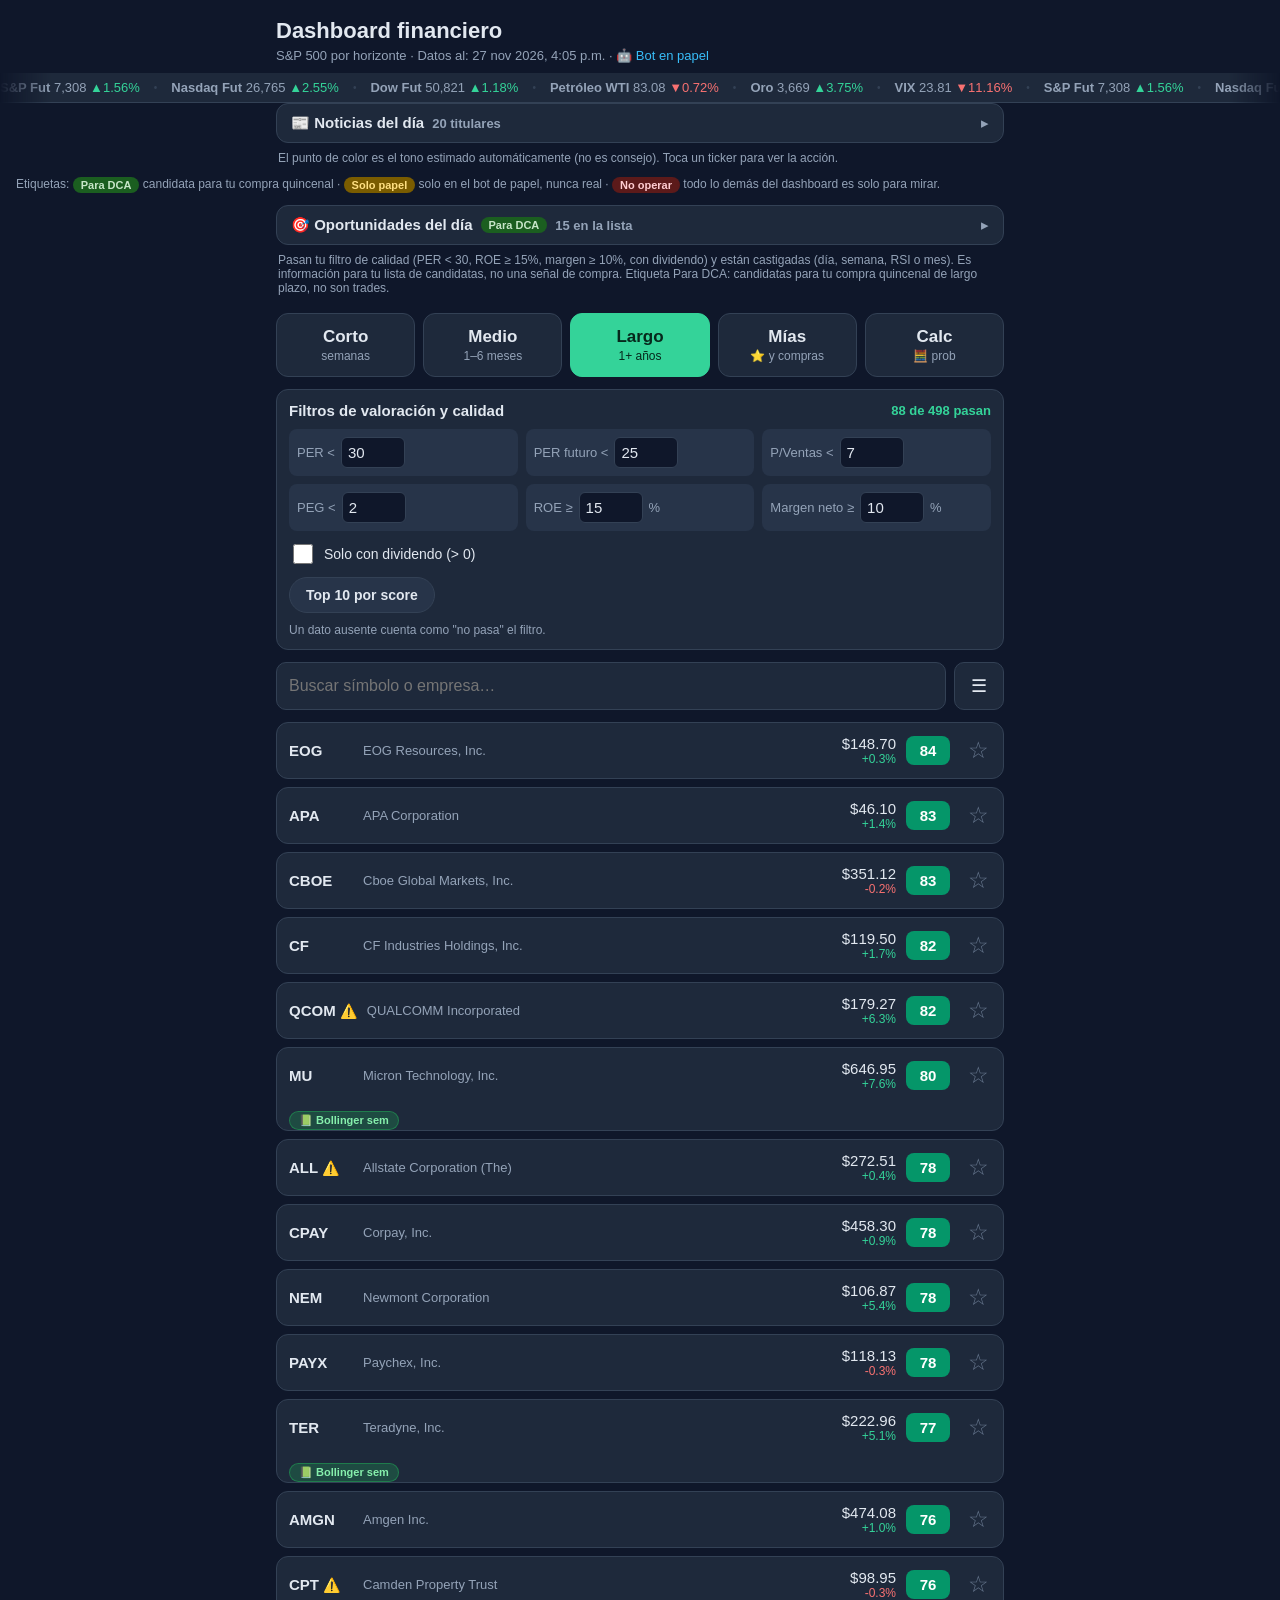
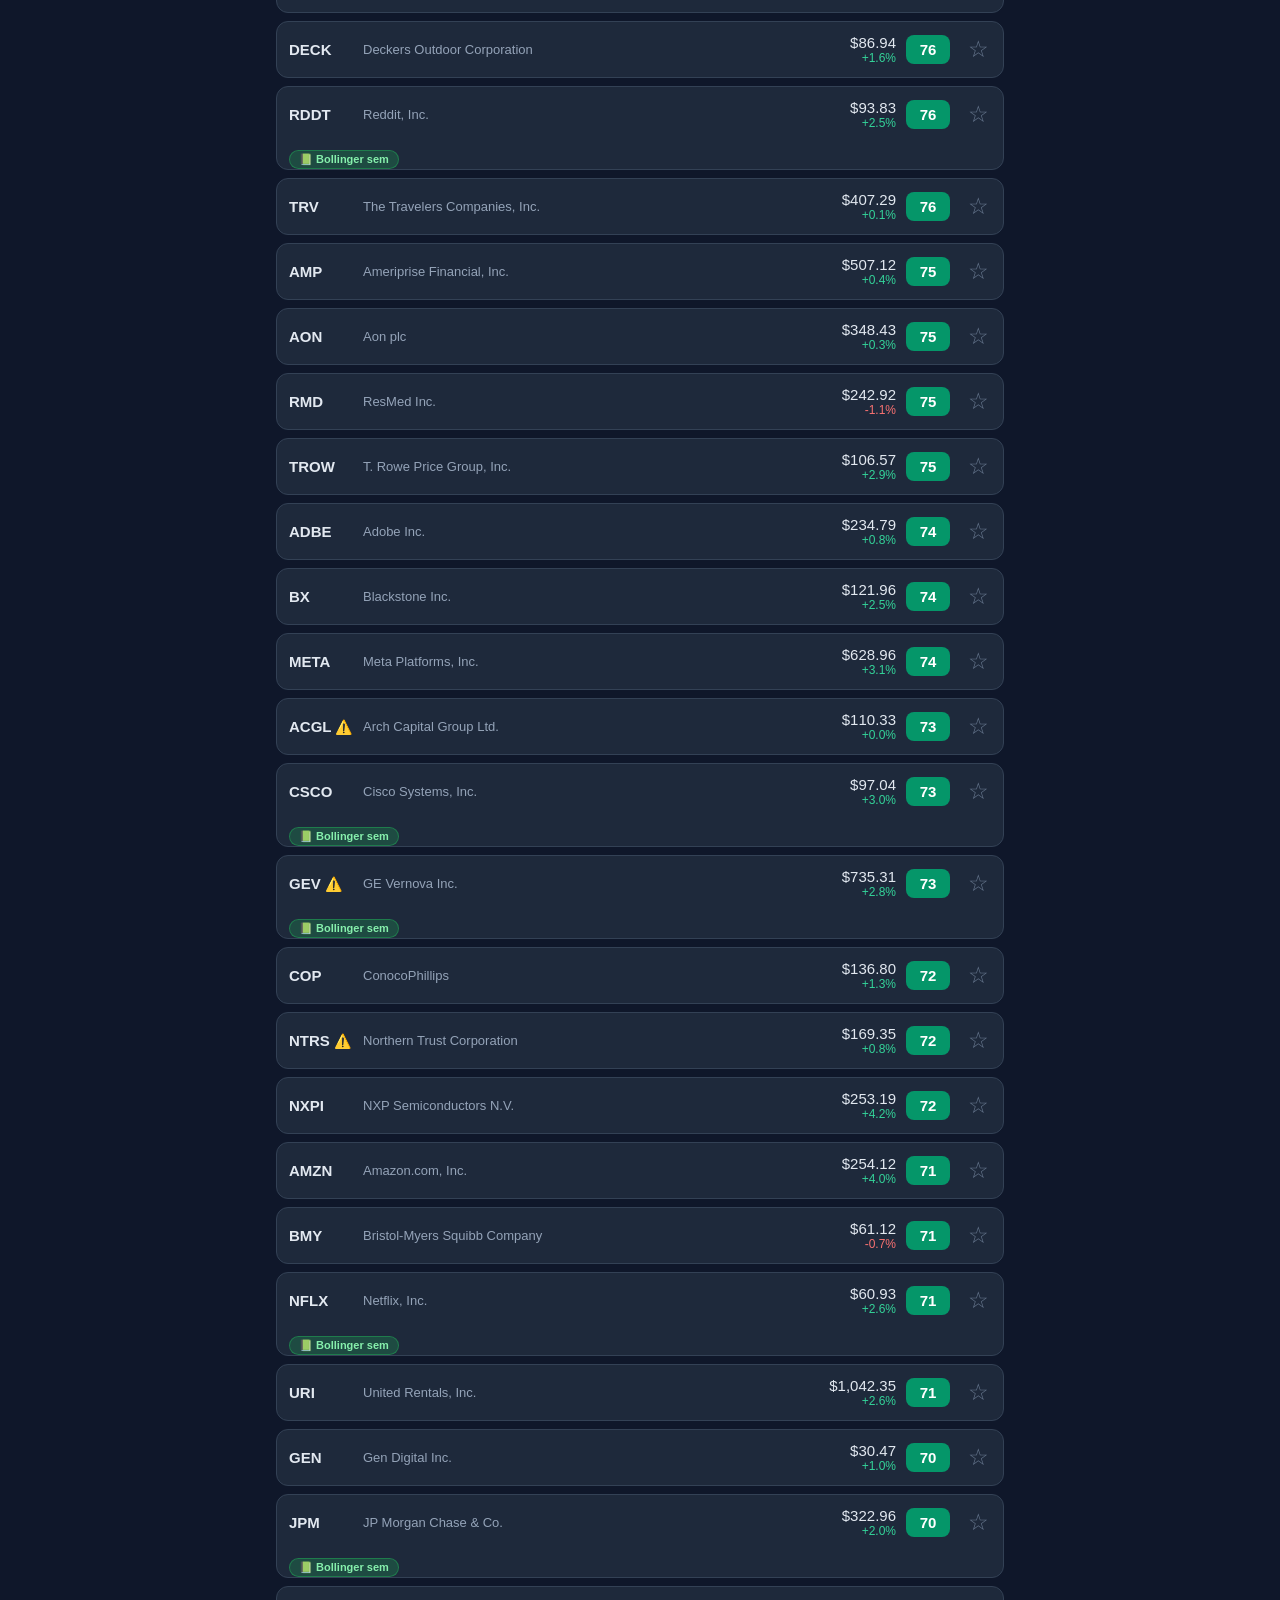
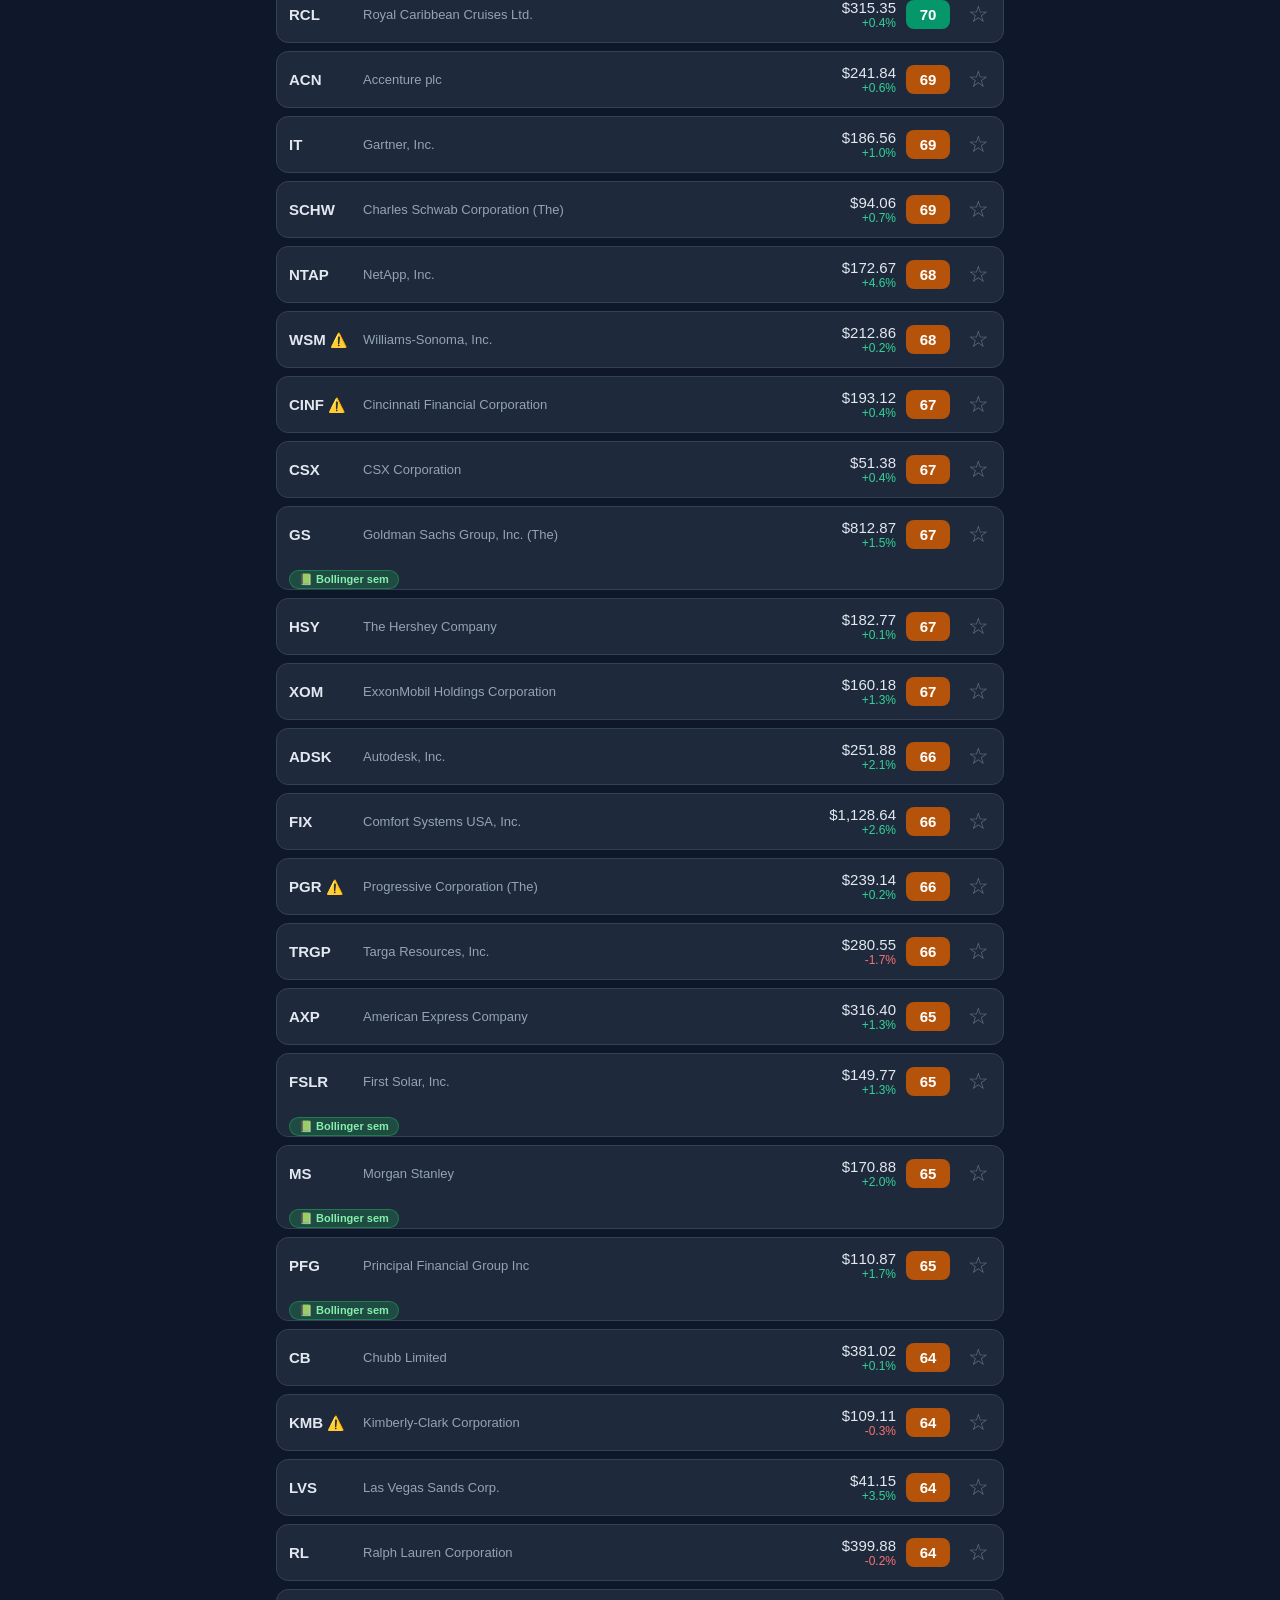
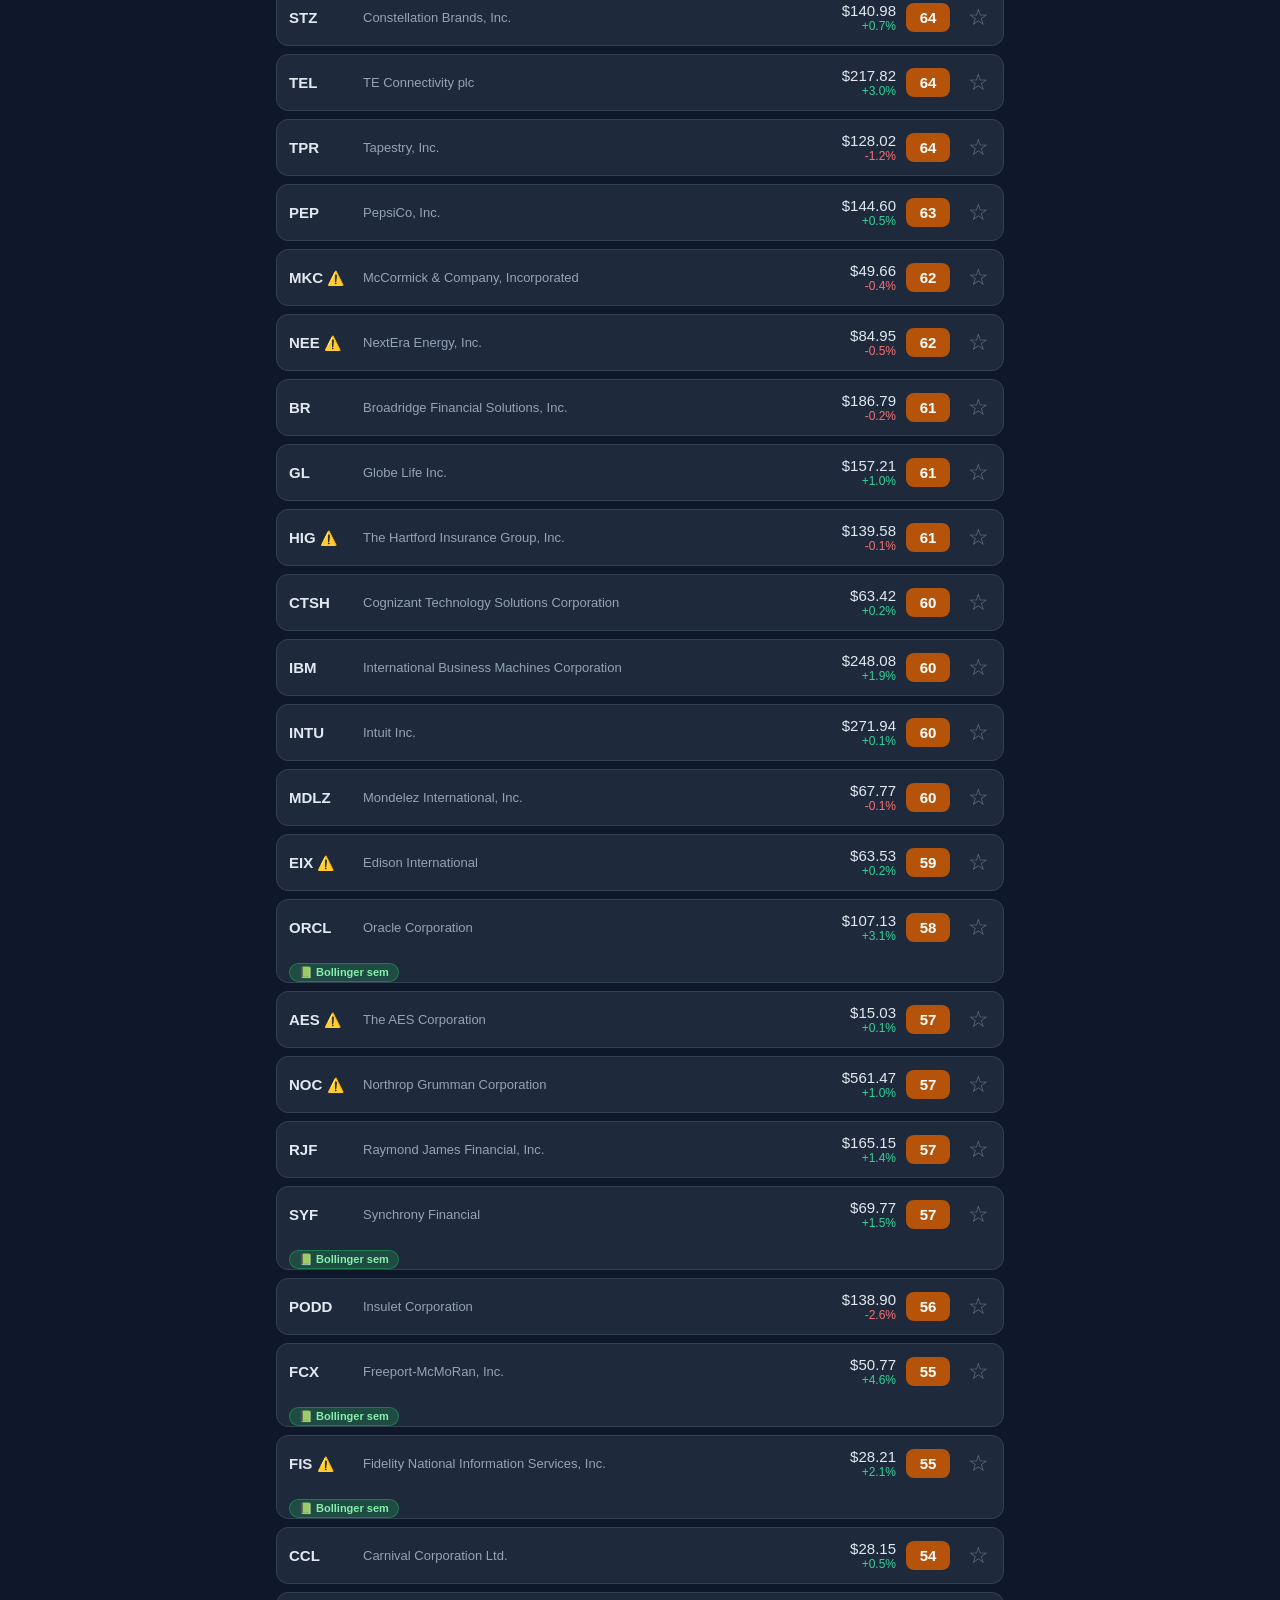
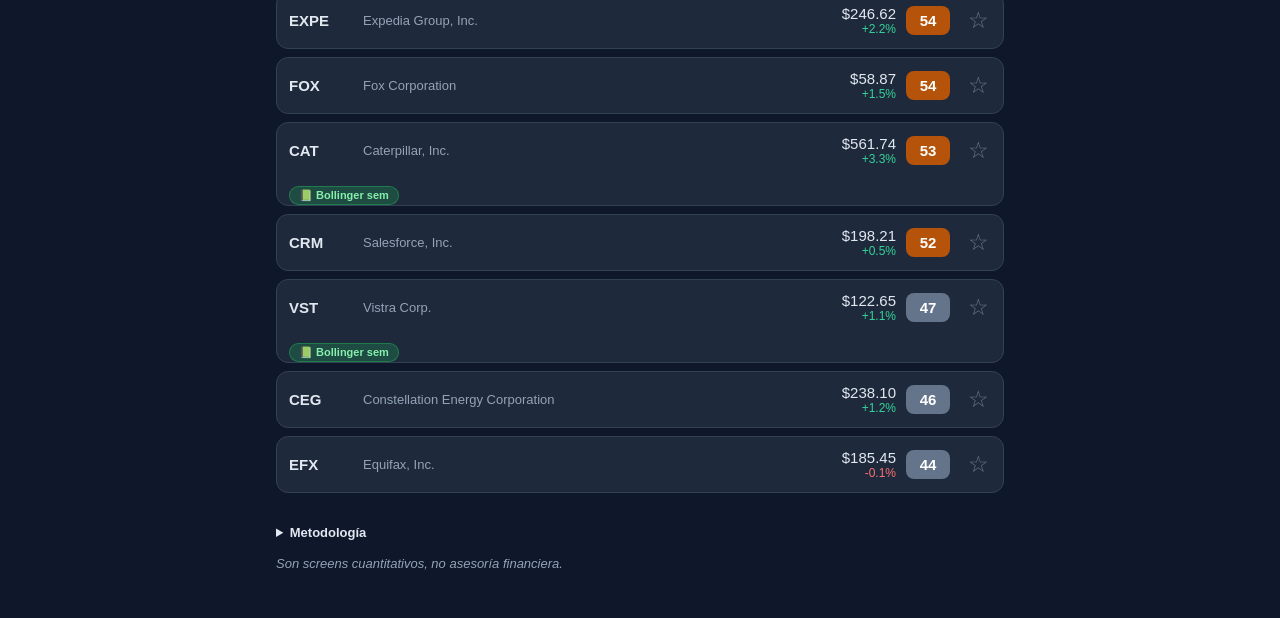
<file: index.html>
<!DOCTYPE html>
<html lang="es">
<head>
<meta charset="utf-8">
<meta name="viewport" content="width=device-width, initial-scale=1, viewport-fit=cover">
<title>Dashboard</title>
<meta name="description" content="Ranking cuantitativo del S&P 500 por horizonte: corto, medio y largo plazo, más favoritas y compras.">
<meta name="theme-color" content="#0f172a">
<meta name="mobile-web-app-capable" content="yes">
<meta name="apple-mobile-web-app-capable" content="yes">
<meta name="apple-mobile-web-app-status-bar-style" content="black-translucent">
<meta name="apple-mobile-web-app-title" content="Dashboard">
<link rel="apple-touch-icon" href="data:image/svg+xml,%3Csvg xmlns='http://www.w3.org/2000/svg' viewBox='0 0 64 64'%3E%3Crect width='64' height='64' rx='14' fill='%230f172a'/%3E%3Cpath d='M10 44 L24 30 L34 38 L54 18' stroke='%2334d399' stroke-width='5' fill='none' stroke-linecap='round' stroke-linejoin='round'/%3E%3C/svg%3E">
<link rel="icon" href="data:image/svg+xml,%3Csvg xmlns='http://www.w3.org/2000/svg' viewBox='0 0 64 64'%3E%3Crect width='64' height='64' rx='14' fill='%230f172a'/%3E%3Cpath d='M10 44 L24 30 L34 38 L54 18' stroke='%2334d399' stroke-width='5' fill='none' stroke-linecap='round' stroke-linejoin='round'/%3E%3C/svg%3E">
<link rel="stylesheet" href="styles.css?v=30">
</head>
<body>
<header class="app-header">
  <h1>Dashboard financiero</h1>
  <p class="sub">S&amp;P 500 por horizonte &middot; <span id="refreshed">Datos al: —</span> &middot; <a href="bot.html" style="color:#38bdf8;text-decoration:none">🤖 Bot en papel</a></p>
</header>

<div class="tape" aria-label="Mercado en resumen"><div class="tape-track" id="tapeTrack"></div></div>

<section id="newsSec" class="news" aria-label="Noticias del día" hidden>
  <button class="news-head" id="newsToggle" aria-expanded="false">
    <strong>📰 Noticias del día</strong><span id="newsCount" class="count"></span><span class="chev">▸</span>
  </button>
  <div id="newsList" hidden></div>
  <p class="news-note">El punto de color es el tono estimado automáticamente (no es consejo). Toca un ticker para ver la acción.</p>
</section>

<p class="tag-legend">Etiquetas: <span class="tag tag-dca">Para DCA</span> candidata para tu compra quincenal · <span class="tag tag-papel">Solo papel</span> solo en el bot de papel, nunca real · <span class="tag tag-noop">No operar</span> todo lo demás del dashboard es solo para mirar.</p>
<section id="oppSec" class="news" aria-label="Oportunidades del día" hidden>
  <button class="news-head" id="oppToggle" aria-expanded="false">
    <strong>🎯 Oportunidades del día</strong><span class="tag tag-dca">Para DCA</span><span id="oppCount" class="count"></span><span class="chev">▸</span>
  </button>
  <div id="oppList" hidden></div>
  <p class="news-note">Pasan tu filtro de calidad (PER &lt; 30, ROE ≥ 15%, margen ≥ 10%, con dividendo) y están castigadas (día, semana, RSI o mes). Es información para tu lista de candidatas, no una señal de compra. Etiqueta Para DCA: candidatas para tu compra quincenal de largo plazo, no son trades.</p>
</section>

<section id="oppOptSec" class="news" aria-label="Oportunidades en opciones" hidden>
  <button class="news-head" id="oppOptToggle" aria-expanded="false">
    <strong>🎯 Oportunidades en opciones</strong><span class="tag tag-papel">Solo papel</span><span id="oppOptCount" class="count"></span><span class="chev">▸</span>
  </button>
  <div id="oppOptList" hidden></div>
  <p class="news-note">Setups swing en TODOS los sentidos que cumplen TODAS tus reglas de contrato: contexto (alcista: calidad + sobre EMA200, en retroceso o rompiendo; bajista: bajo EMA200, rebote agotado o rompiendo mínimos), IV no cara contra su historia, pata larga delta 0.60–0.80, ~150 días al vencimiento; con nivel target definido arma spread vendiendo en el target y sin nivel va sola; débito ≤ 50% del ancho y breakeven antes del target. Precios de cadena con ~15 min de retraso (CBOE). Es un setup candidato, no una orden. Etiqueta Solo papel: estos setups solo se operan en el bot de papel, nunca con dinero real. En real, las opciones son solo SPY y te llegan por la alerta de la mañana. Ancho máximo 10% del precio (spreads angostos).</p>
</section>

<nav class="tabs" role="tablist" aria-label="Horizonte">
  <button class="tab" data-tab="short" role="tab">Corto<span>semanas</span></button>
  <button class="tab" data-tab="medium" role="tab">Medio<span>1–6 meses</span></button>
  <button class="tab active" data-tab="long" role="tab" aria-selected="true">Largo<span>1+ años</span></button>
  <button class="tab" data-tab="mine" role="tab">Mías<span>⭐ y compras</span></button>
  <button class="tab" data-tab="calc" role="tab">Calc<span>🧮 prob</span></button>
</nav>

<section id="filterPanel" class="filters" aria-label="Filtros de largo plazo">
  <div class="filters-head">
    <strong>Filtros de valoración y calidad</strong>
    <span id="passCount" class="count">—</span>
  </div>
  <div class="filters-grid">
    <label>PER &lt; <input type="number" id="f_maxPE" value="30" step="1" min="1"></label>
    <label>PER futuro &lt; <input type="number" id="f_maxFwdPE" value="25" step="1" min="1"></label>
    <label>P/Ventas &lt; <input type="number" id="f_maxPS" value="7" step="0.5" min="0.5"></label>
    <label>PEG &lt; <input type="number" id="f_maxPEG" value="2" step="0.1" min="0.1"></label>
    <label>ROE ≥ <input type="number" id="f_minROE" value="15" step="1"> %</label>
    <label>Margen neto ≥ <input type="number" id="f_minMargin" value="10" step="1"> %</label>
  </div>
  <label class="div-toggle"><input type="checkbox" id="f_divOnly"> Solo con dividendo (&gt; 0)</label>
  <div class="chip-row"><button id="top10Chip" class="chip" aria-pressed="false">Top 10 por score</button></div>
  <p class="filters-note">Un dato ausente cuenta como "no pasa" el filtro.</p>
</section>

<div class="toolbarwrap">
<div class="toolbar">
  <input id="search" type="search" placeholder="Buscar símbolo o empresa…" autocomplete="off" aria-label="Buscar">
  <button id="menuBtn" class="menubtn" aria-expanded="false" aria-controls="menuDrop" aria-label="Opciones">☰</button>
</div>
<div id="menuDrop" class="menudrop" hidden>
  <label>Sector
    <select id="sector" aria-label="Sector"><option value="all">Todos los sectores</option></select>
  </label>
  <label>Señal del día
    <select id="sigfilter" aria-label="Filtrar por señal">
      <option value="all">Todas las señales</option>
      <option value="boll">🟢 Bollinger</option>
      <option value="bollw">📗 Bollinger semanal</option>
      <option value="rp">🔵 REBOTE piso</option>
      <option value="rt">🔴 REBOTE techo</option>
    </select>
  </label>
</div>
</div>

<main id="list" aria-live="polite"></main>

<footer>
  <details>
    <summary>Metodología</summary>
    <p>Corto plazo: señales técnicas de semanas (RSI/EMA200). Medio plazo: momentum de 1 a 6 meses. Largo plazo: calidad fundamental (ROE, margen neto, PER) + valoración (PER futuro, Precio/Ventas, PEG) + tendencia. Los puntajes van de 0 a 100 por horizonte; la cobertura indica qué porcentaje de los datos estaba disponible para cada acción. Probabilidades: P estadística de tocar el objetivo en 30 días (volatilidad histórica de 60 días) y P de mercado (misma cuenta con volatilidad implícita del call ATM a ~30 días). Trampa de valor ⚠️: PER futuro &gt; PER (el consenso espera que los beneficios caigan) o PEG negativo. Fuente: TradingView Stock Screener.</p>
  </details>
  <p class="disclaimer">Son screens cuantitativos, no asesoría financiera.</p>
</footer>

<script src="app.js?v=31"></script>
</body>
</html>
</file>
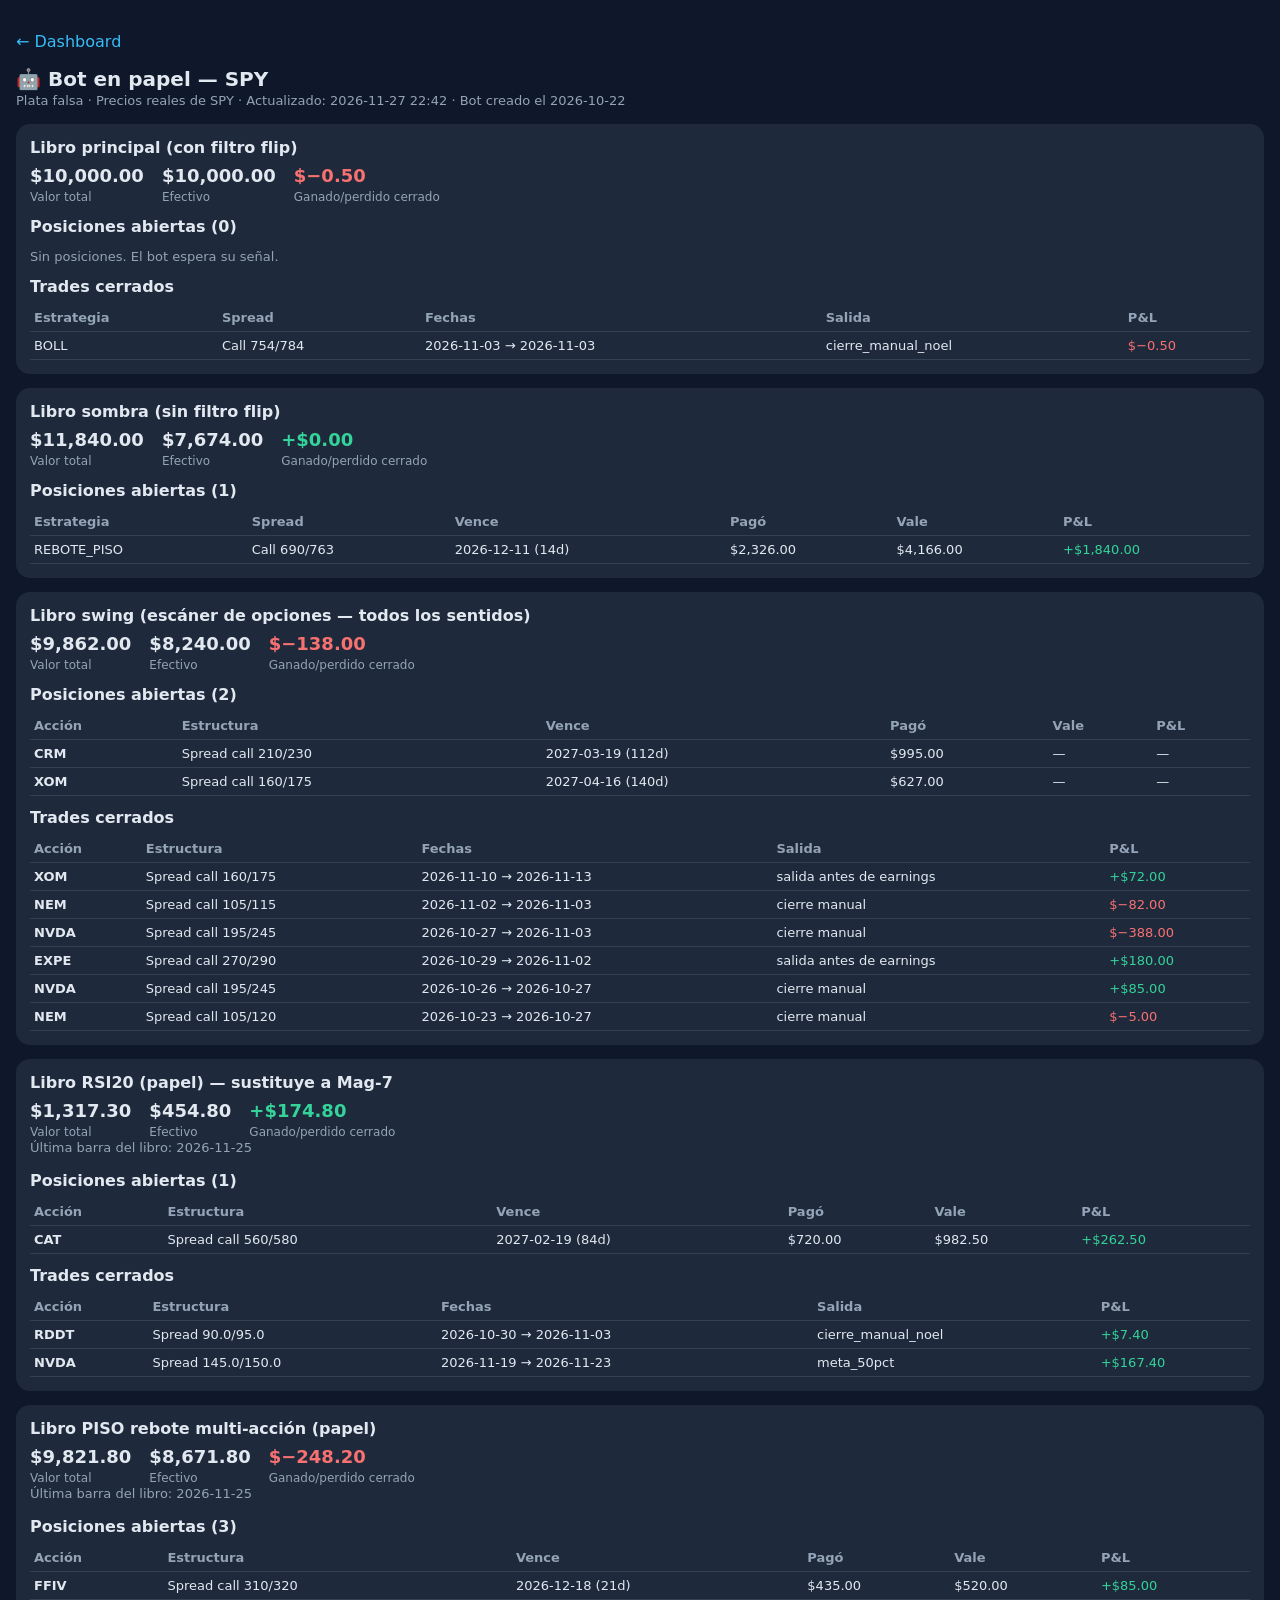
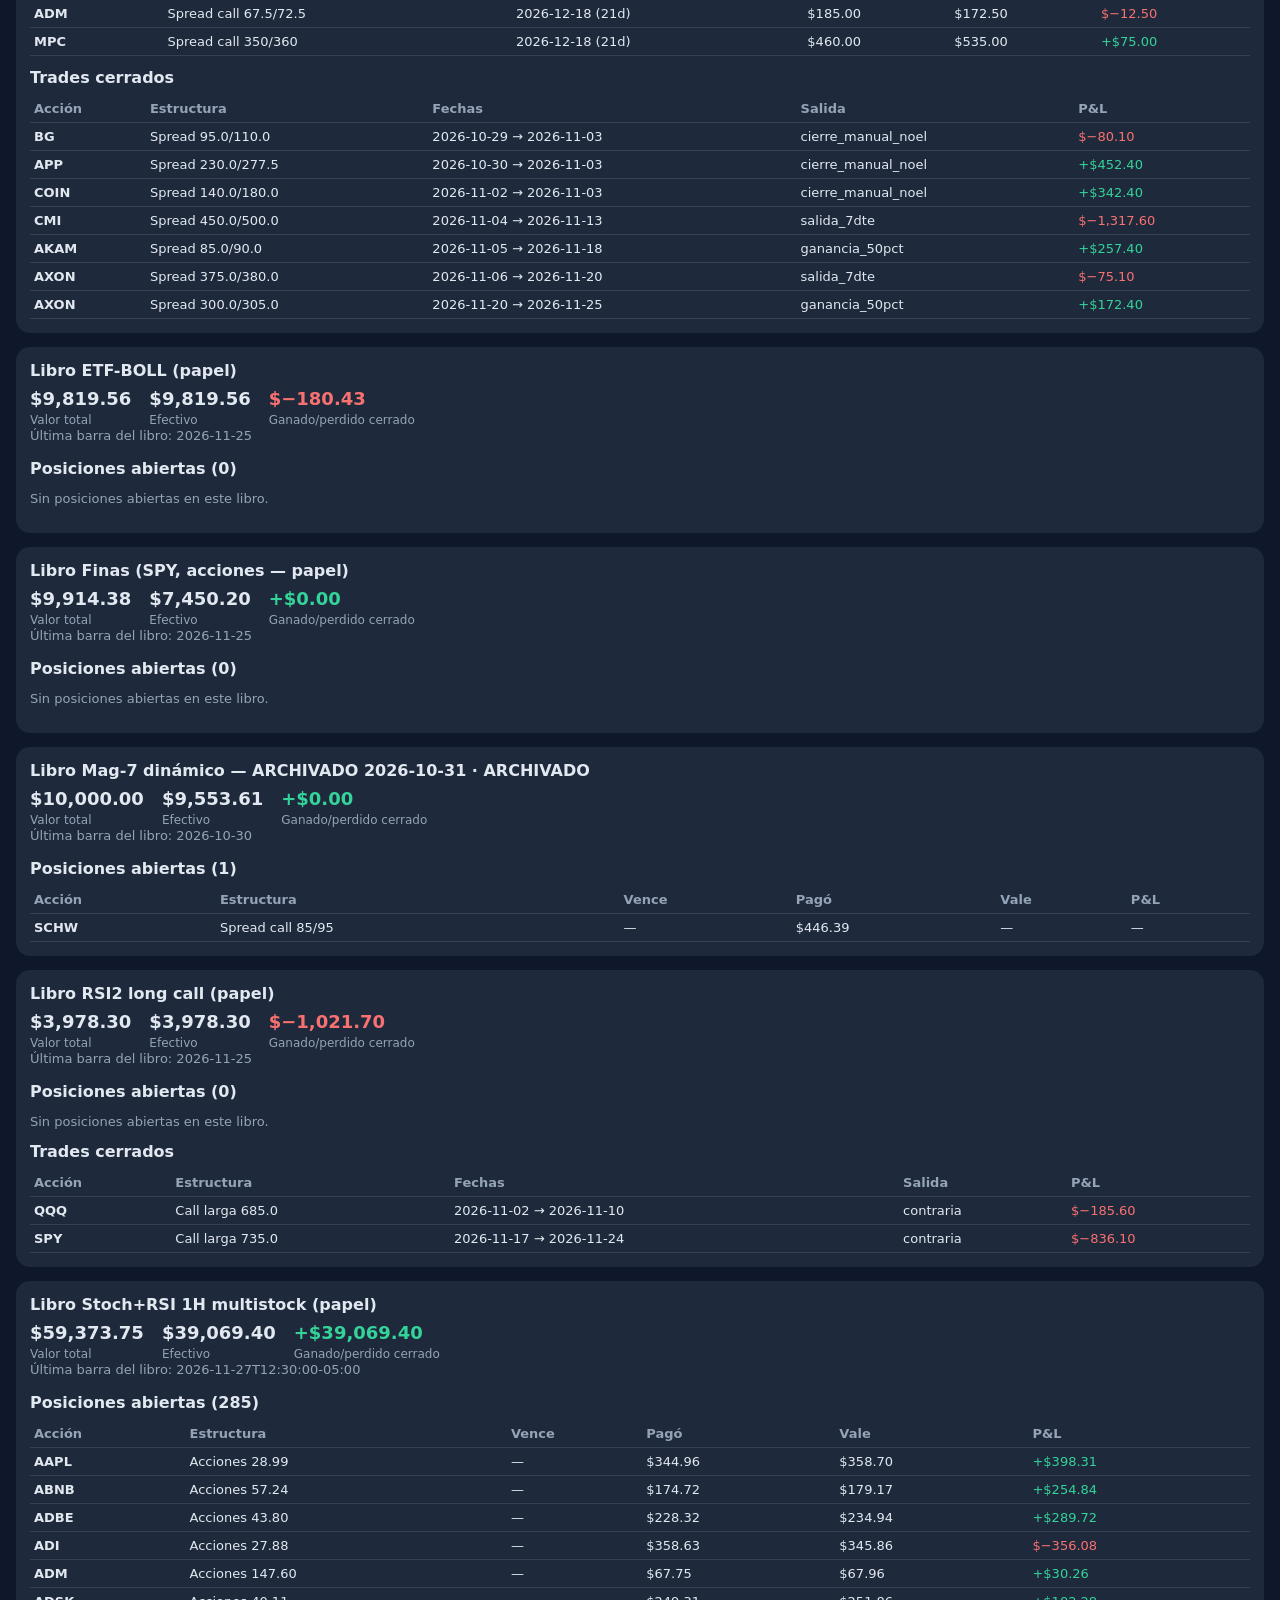
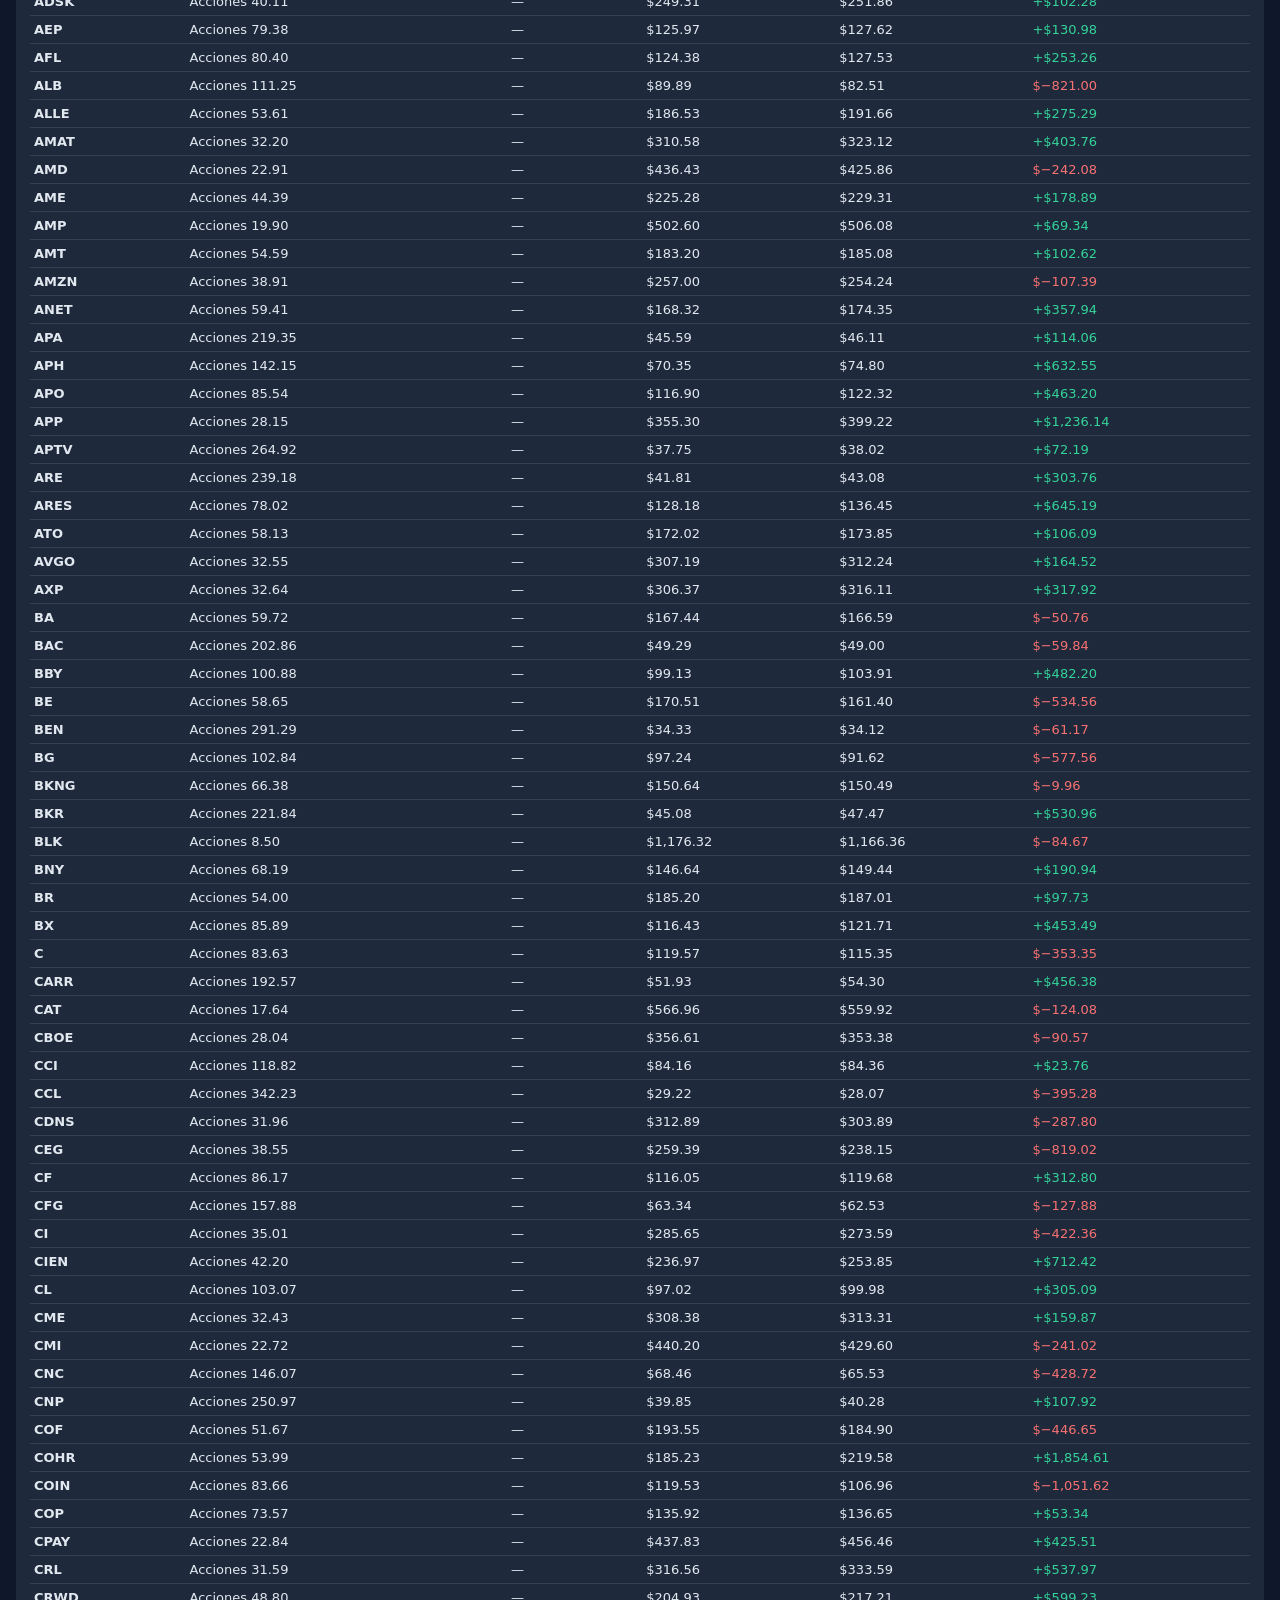
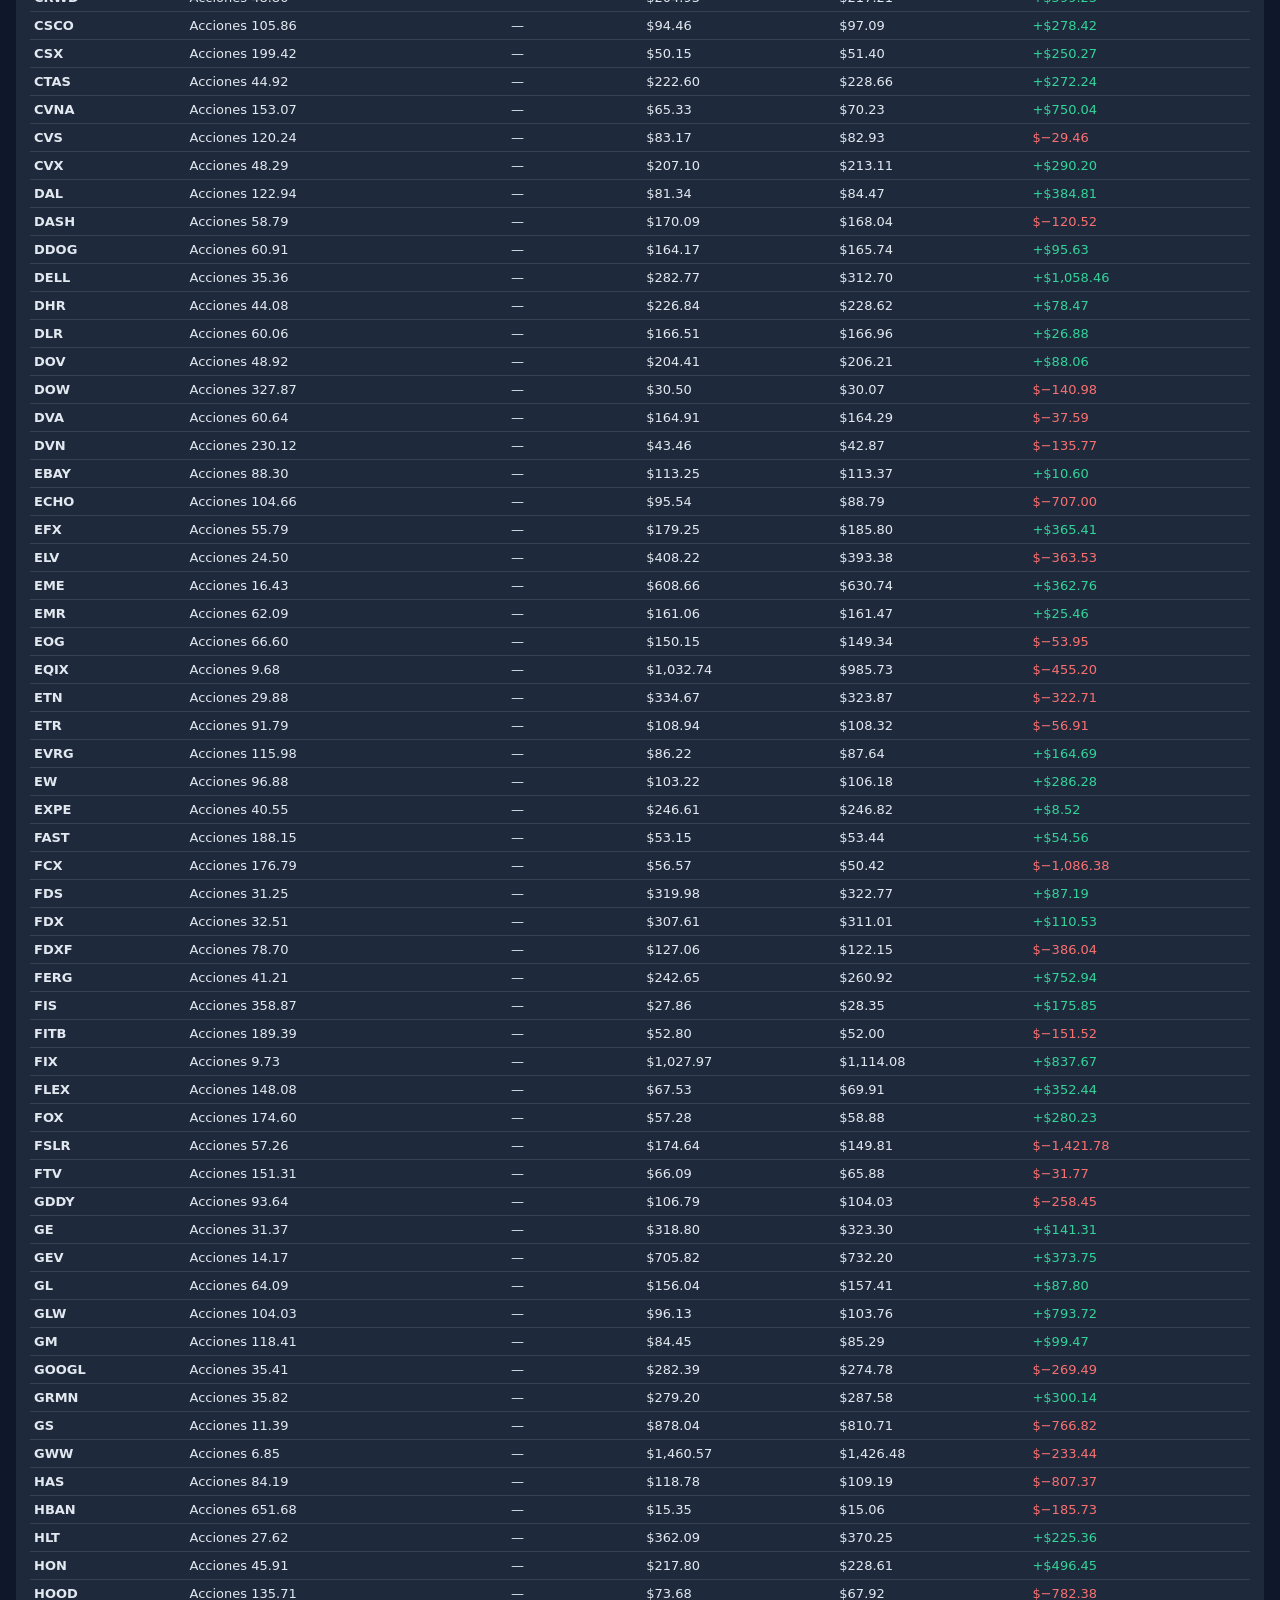
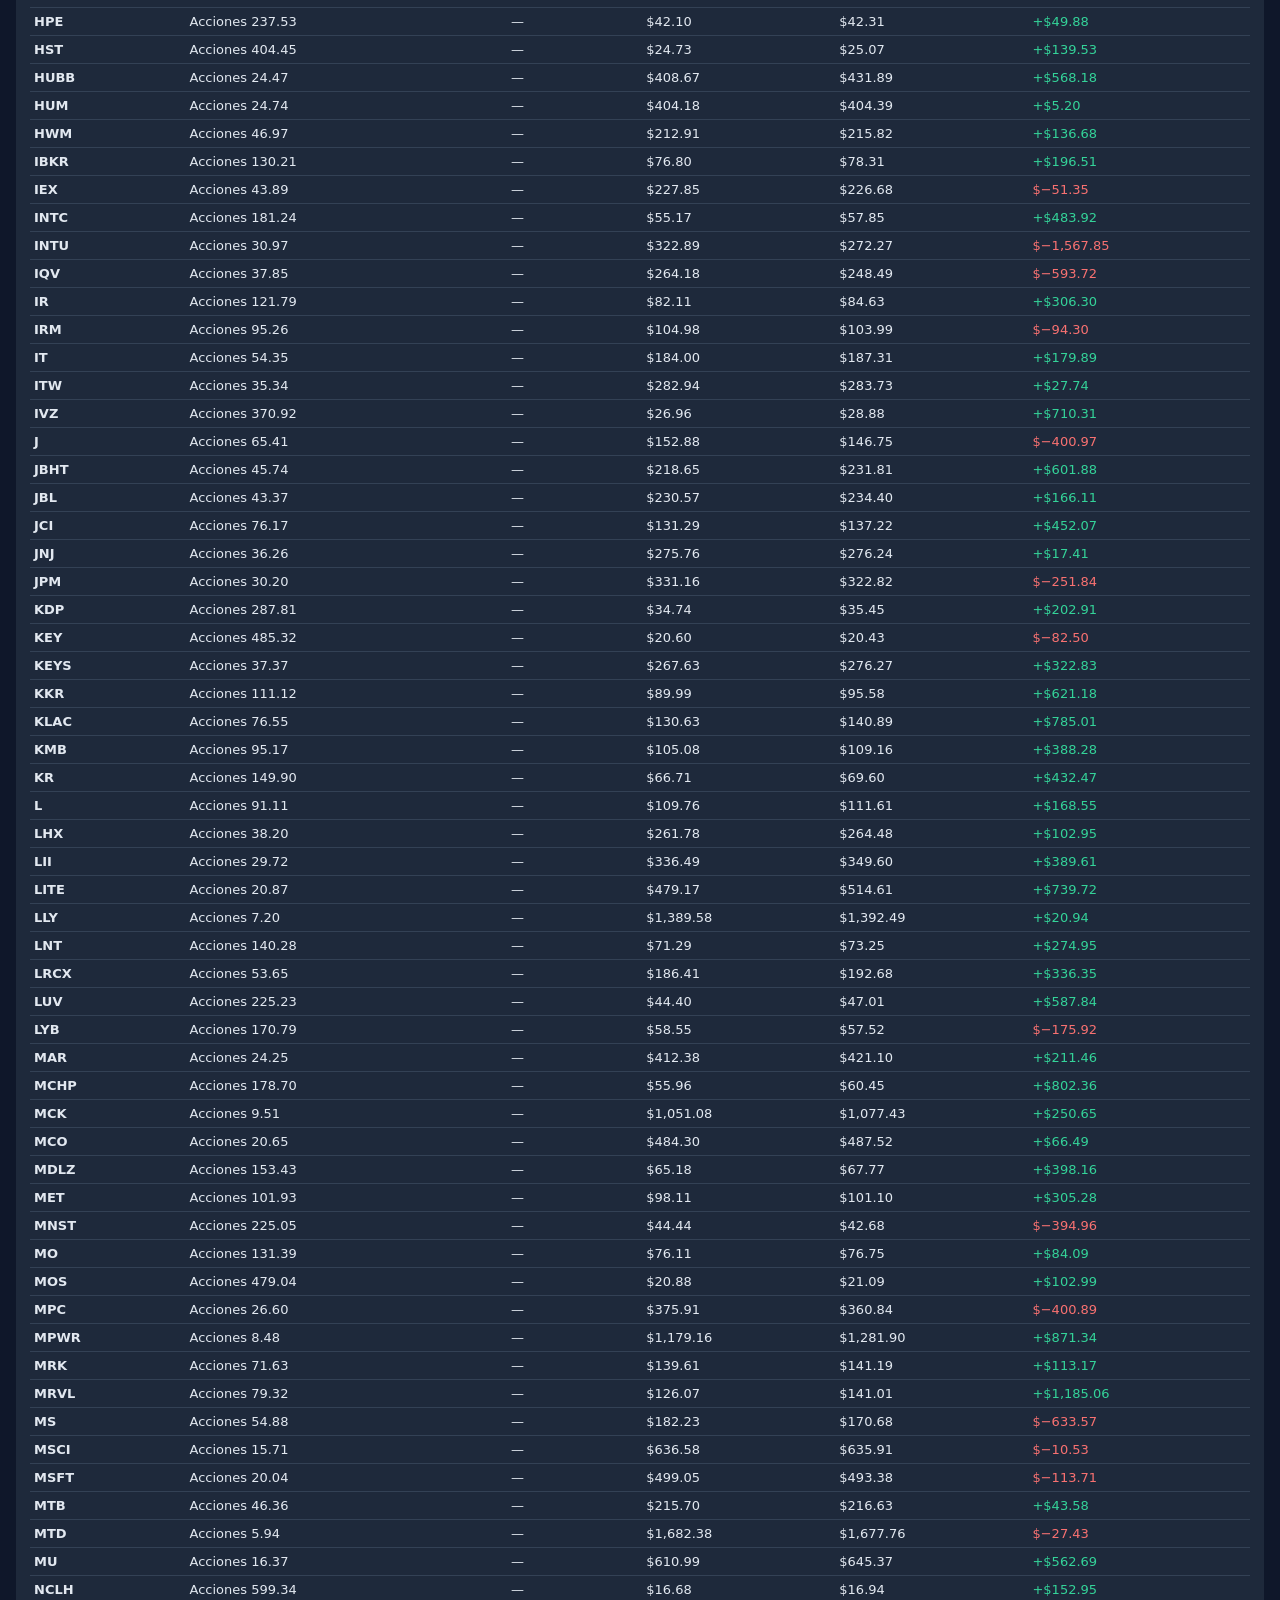
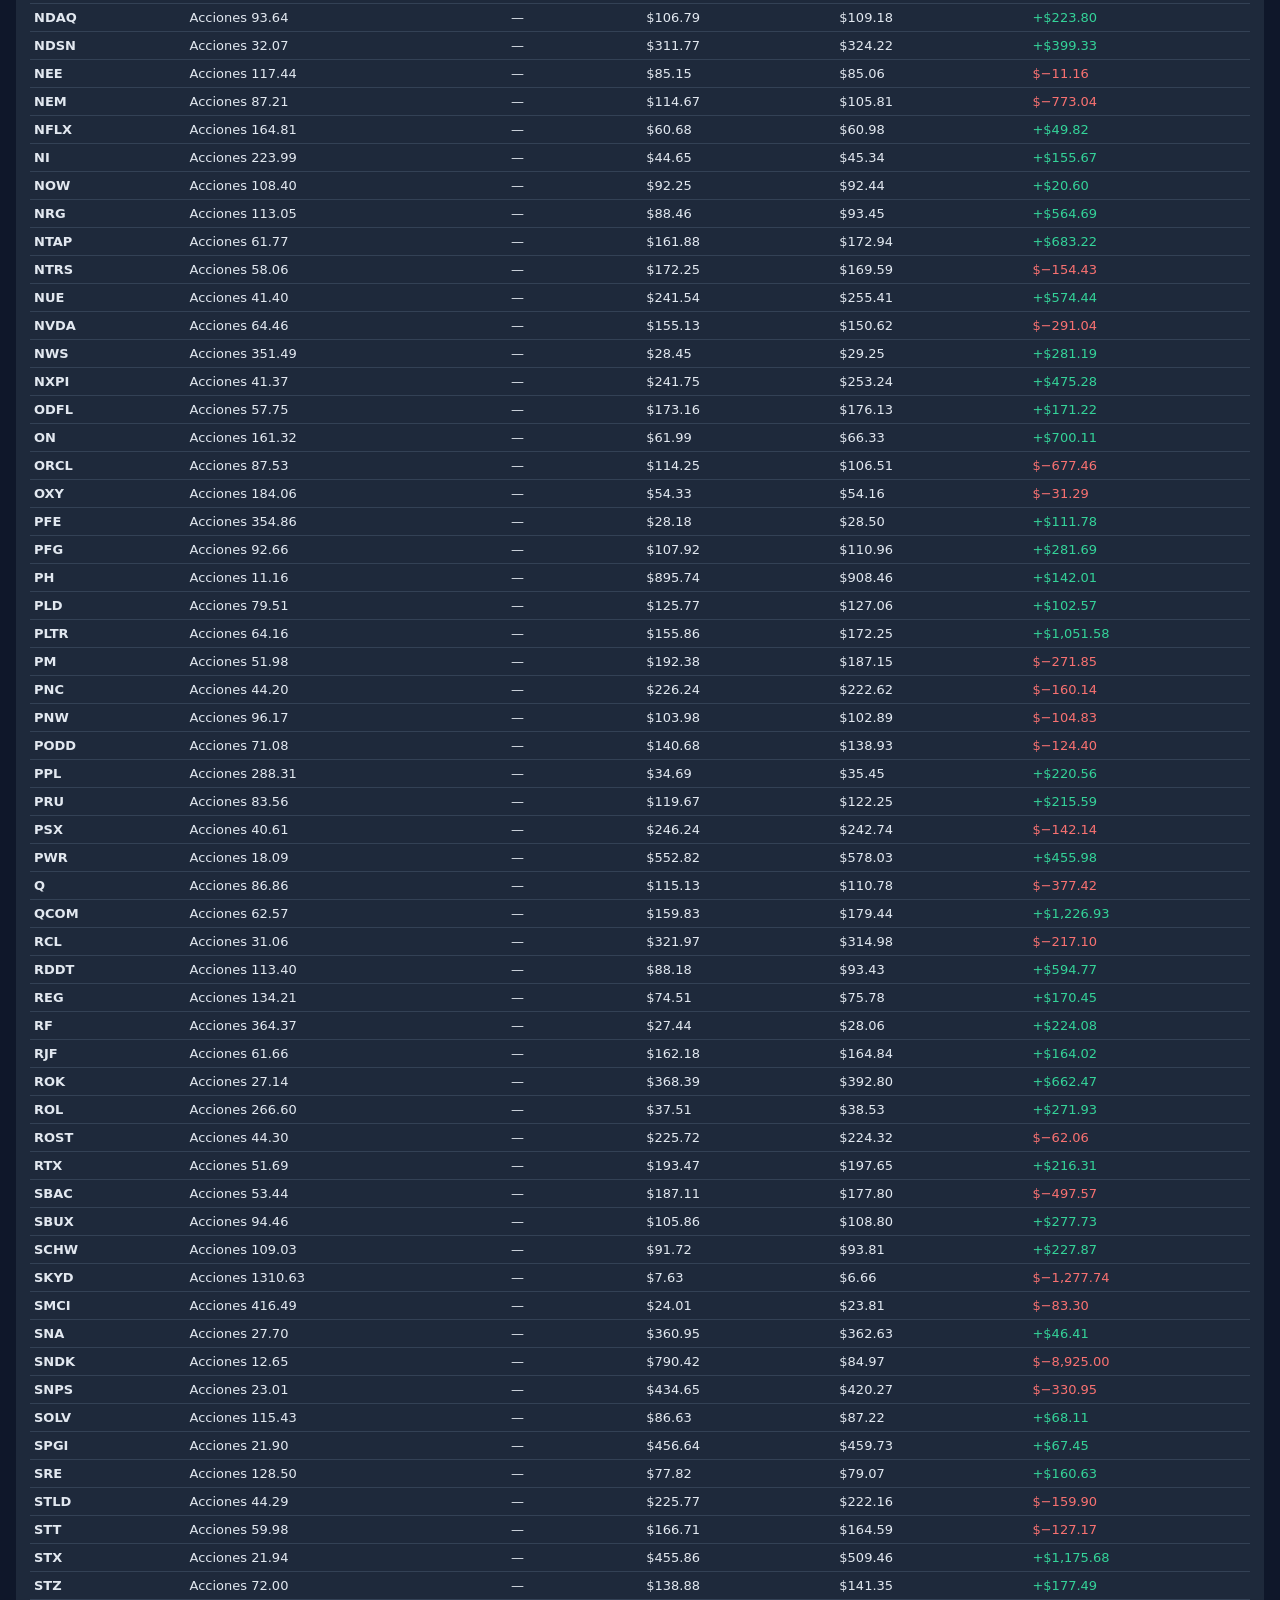
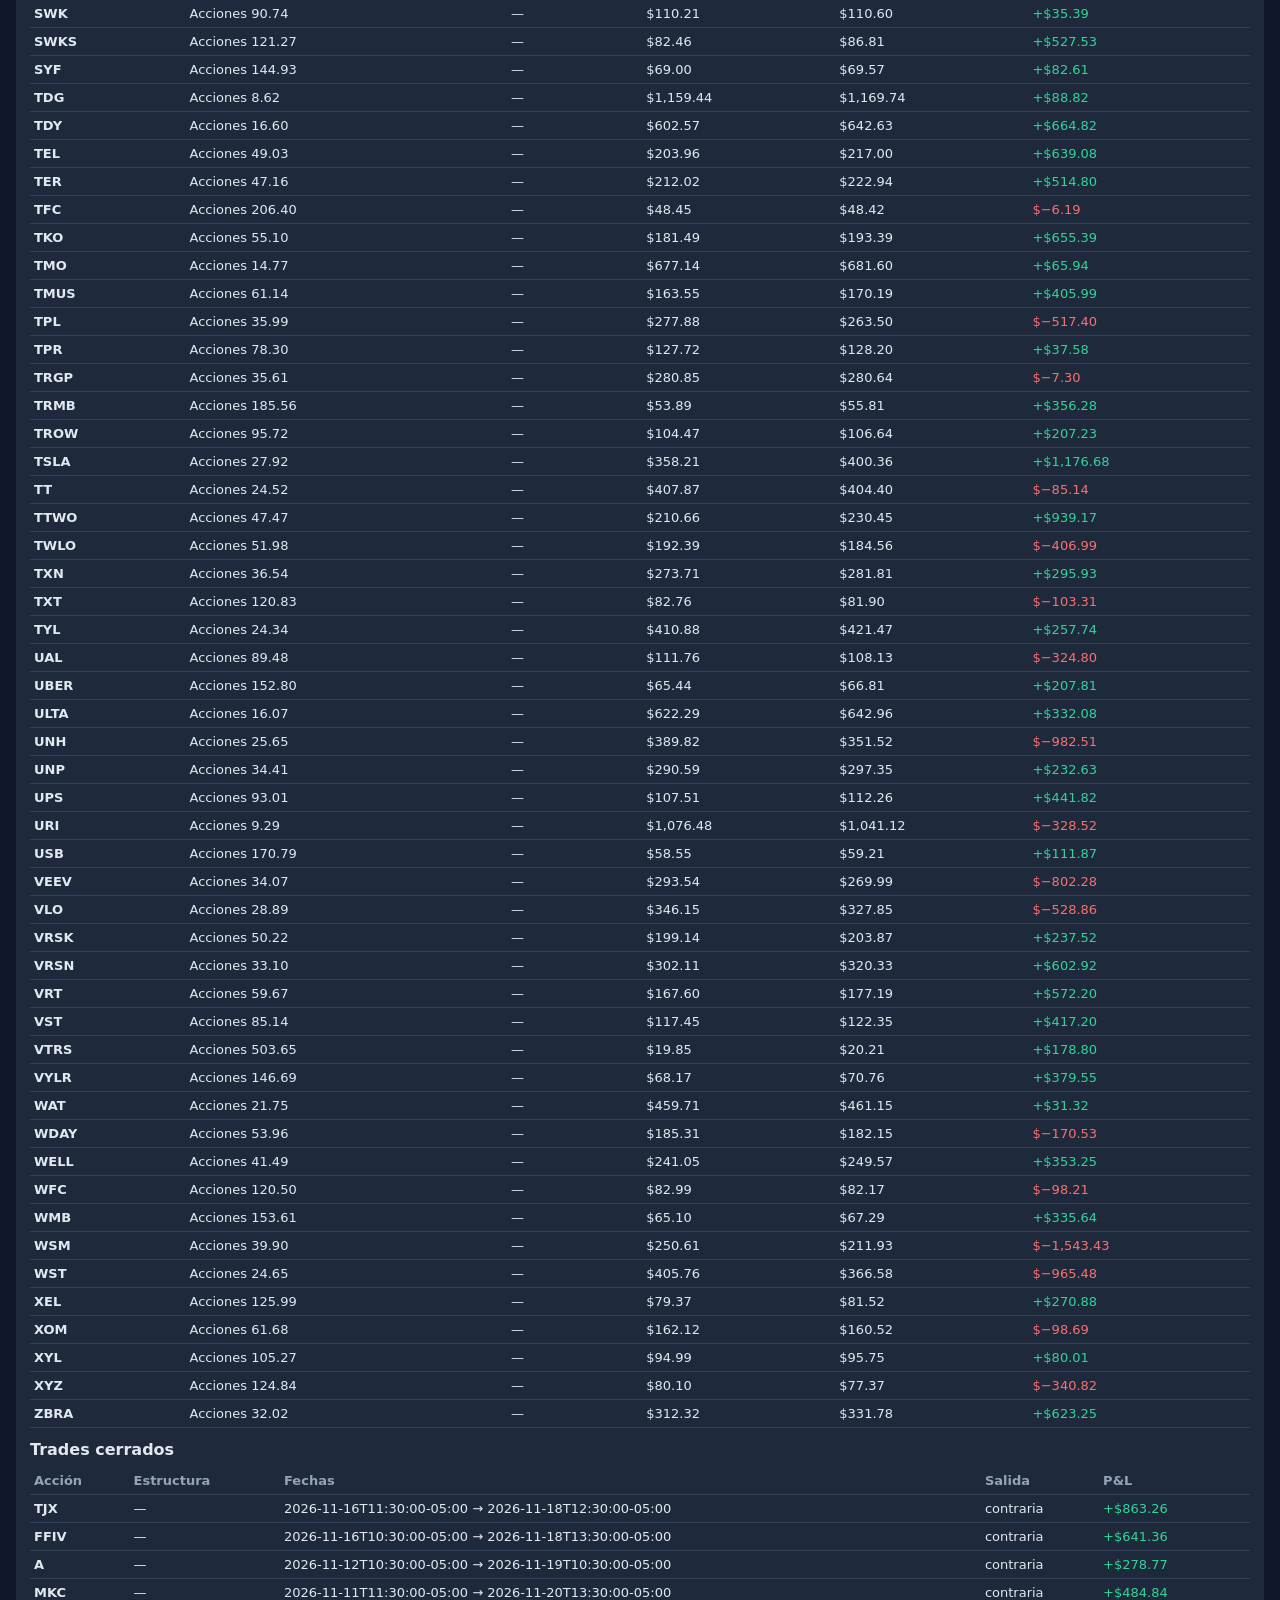
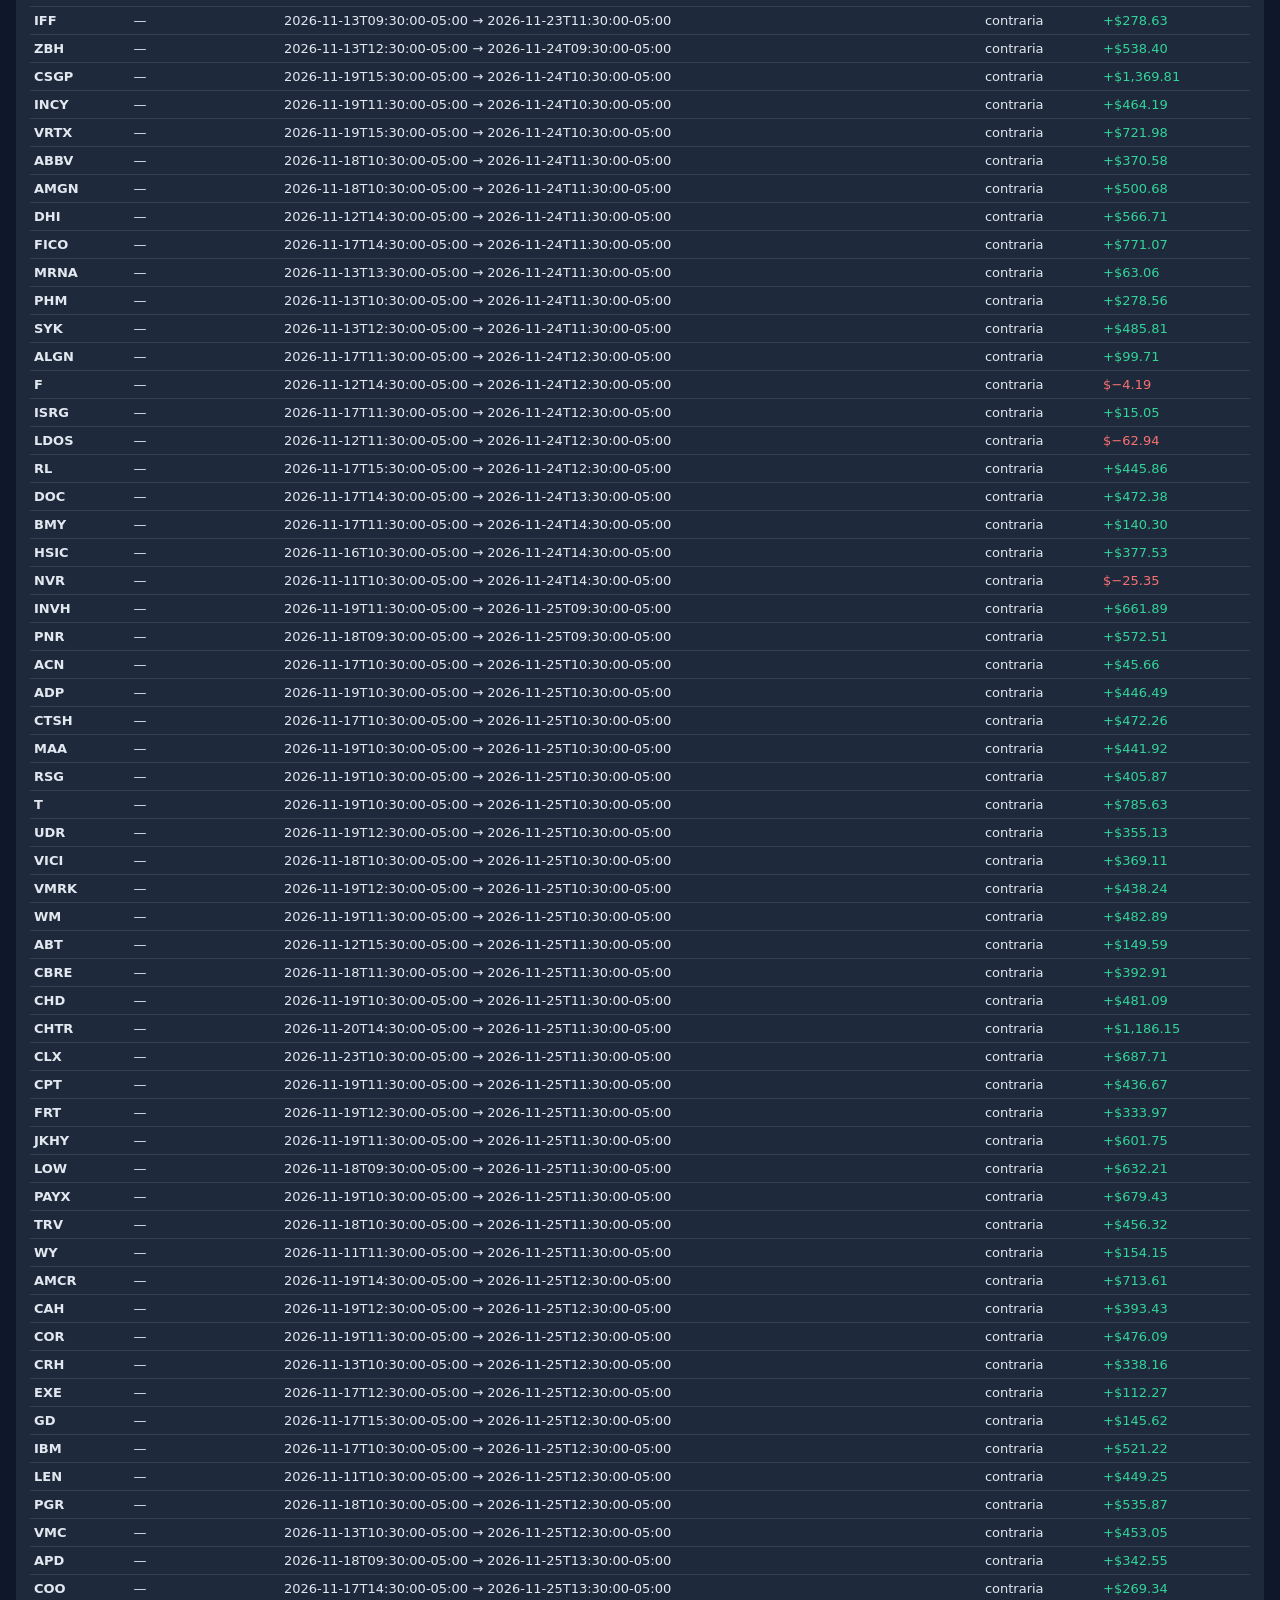
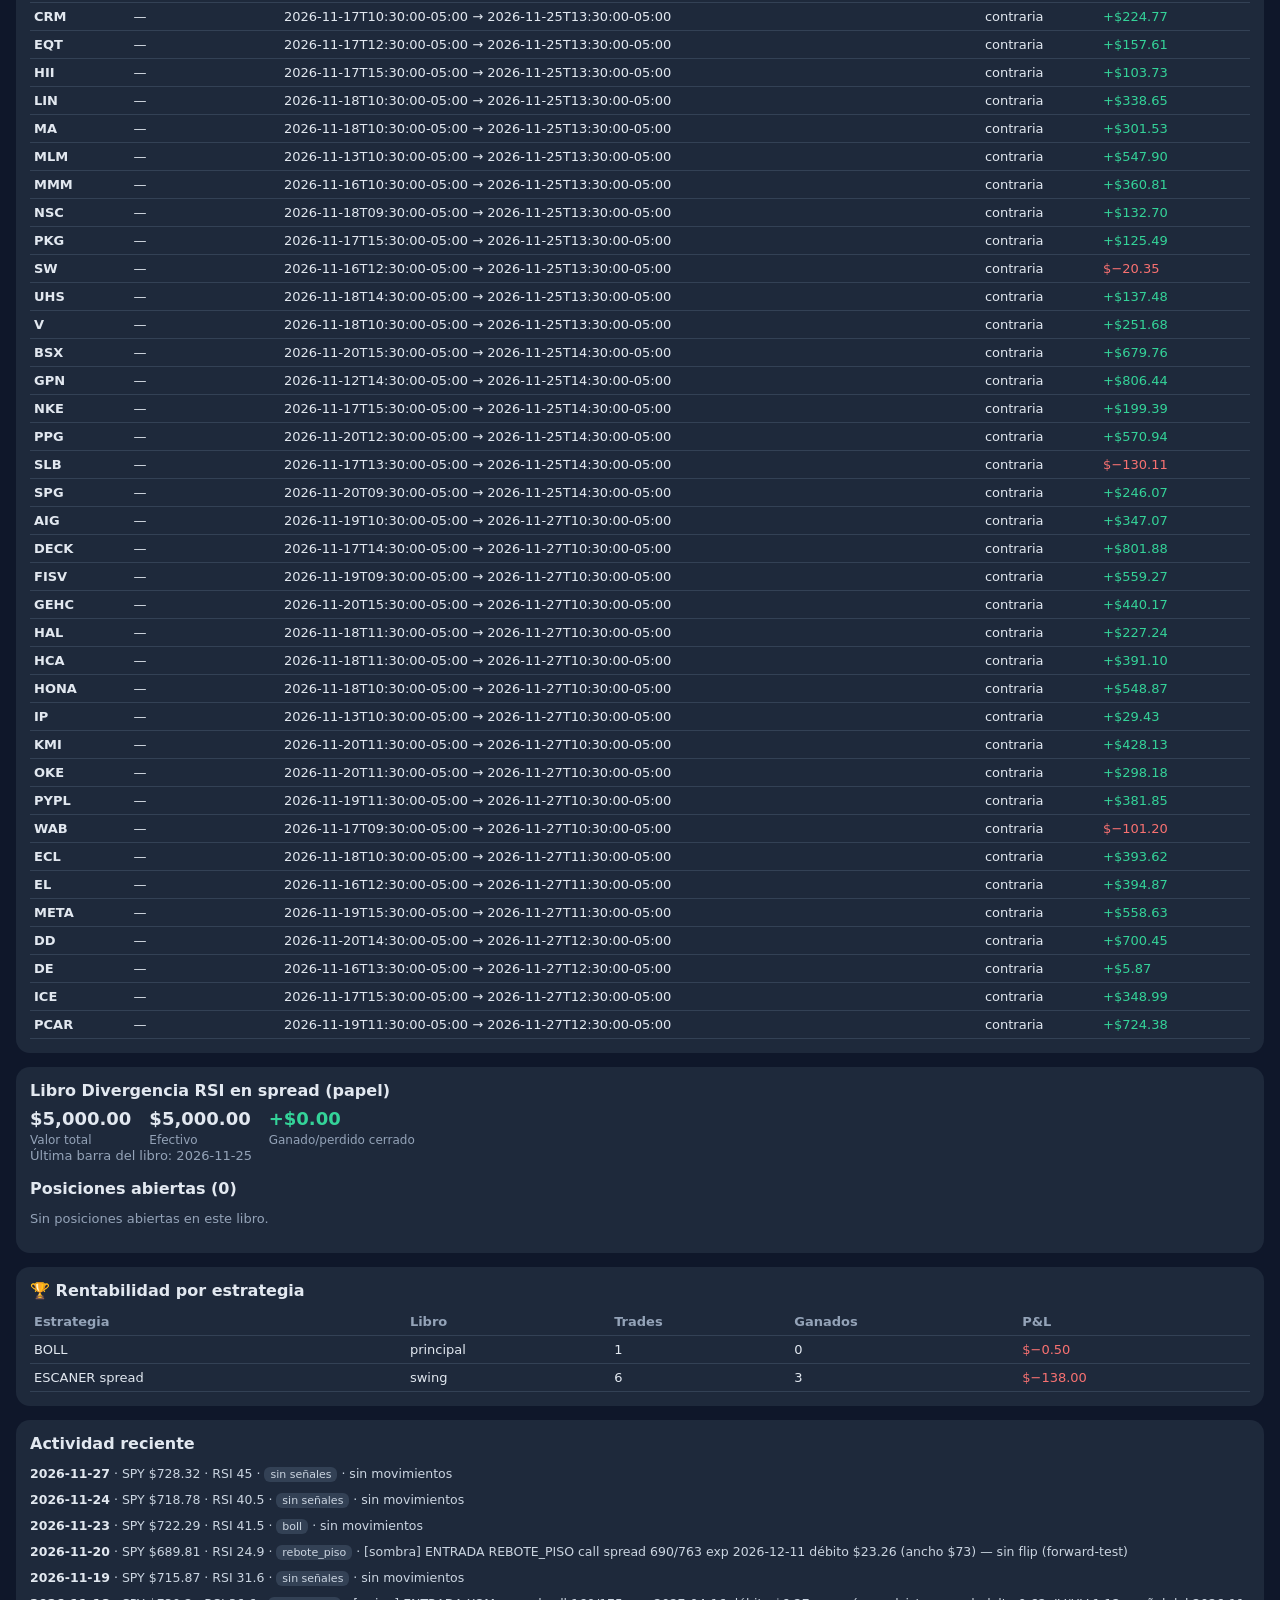
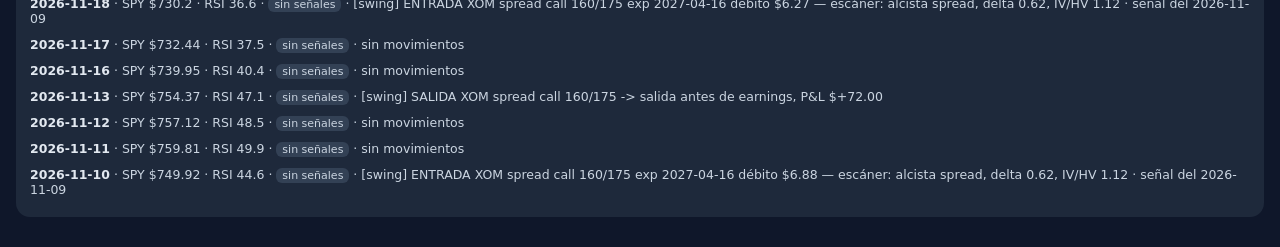
<file: bot.html>
<!DOCTYPE html>
<html lang="es">
<head>
<meta charset="utf-8">
<meta name="viewport" content="width=device-width, initial-scale=1">
<title>Bot en papel — SPY</title>
<style>
  body{background:#0f172a;color:#e2e8f0;font-family:-apple-system,system-ui,sans-serif;margin:0;padding:16px}
  a{color:#38bdf8;text-decoration:none}
  h1{font-size:20px;margin:0 0 2px}
  .sub{color:#94a3b8;font-size:13px;margin:0 0 16px}
  .card{background:#1e293b;border-radius:14px;padding:14px;margin-bottom:14px}
  .card h2{font-size:16px;margin:0 0 8px}
  .nums{display:flex;gap:18px;flex-wrap:wrap}
  .num b{display:block;font-size:18px}
  .num span{color:#94a3b8;font-size:12px}
  .pos{color:#34d399}.neg{color:#f87171}
  table{width:100%;border-collapse:collapse;font-size:13px}
  td,th{padding:6px 4px;border-bottom:1px solid #334155;text-align:left}
  th{color:#94a3b8;font-weight:600}
  .empty{color:#94a3b8;font-size:13px}
  .run{font-size:12.5px;color:#cbd5e1;padding:5px 0;border-bottom:1px solid #1e293b}
  .run b{color:#e2e8f0}
  .tag{background:#334155;border-radius:6px;padding:1px 6px;font-size:11px}
</style>
</head>
<body>
<p><a href="index.html">← Dashboard</a></p>
<h1>🤖 Bot en papel — SPY</h1>
<p class="sub" id="upd">Cargando…</p>
<div id="books"></div>
<div id="swing"></div>
<div id="otros"></div>
<div class="card"><h2>🏆 Rentabilidad por estrategia</h2><div id="marcador"></div></div>
<div class="card"><h2>Actividad reciente</h2><div id="runs"></div></div>
<script>
const $=id=>document.getElementById(id);
const money=v=>'$'+Number(v).toLocaleString('en-US',{minimumFractionDigits:2,maximumFractionDigits:2});
const sgn=v=>(v>=0?'+':'')+money(v).replace('$-','$−');
const cls=v=>v>=0?'pos':'neg';
function posRow(p){
  const pnl=p.pnl_abierto==null?'—':`<span class="${cls(p.pnl_abierto)}">${sgn(p.pnl_abierto)}</span>`;
  return `<tr><td>${p.strategy}</td><td>${p.side==='call'?'Call':'Put'} ${p.k_long}/${p.k_short}</td>
  <td>${p.expiry} (${p.dte}d)</td><td>${money(p.debit*100)}</td><td>${p.mark==null?'—':money(p.mark*100)}</td><td>${pnl}</td></tr>`;
}
function tradeRow(t){
  return `<tr><td>${t.strategy}</td><td>${t.side==='call'?'Call':'Put'} ${t.k_long}/${t.k_short}</td>
  <td>${t.entry_date} → ${t.exit_date}</td><td>${t.motivo||''}</td>
  <td><span class="${cls(t.pnl)}">${sgn(t.pnl)}</span></td></tr>`;
}
function bookCard(name,b){
  const titulo=name==='principal'?'Libro principal (con filtro flip)':'Libro sombra (sin filtro flip)';
  let h=`<div class="card"><h2>${titulo}</h2><div class="nums">
    <div class="num"><b>${money(b.equity)}</b><span>Valor total</span></div>
    <div class="num"><b>${money(b.cash)}</b><span>Efectivo</span></div>
    <div class="num"><b class="${cls(b.pnl_realizado)}">${sgn(b.pnl_realizado)}</b><span>Ganado/perdido cerrado</span></div></div>`;
  h+=`<h2 style="margin-top:12px">Posiciones abiertas (${b.abiertas.length})</h2>`;
  h+=b.abiertas.length?`<table><tr><th>Estrategia</th><th>Spread</th><th>Vence</th><th>Pagó</th><th>Vale</th><th>P&amp;L</th></tr>${b.abiertas.map(posRow).join('')}</table>`:`<p class="empty">Sin posiciones. El bot espera su señal.</p>`;
  if(b.cerrados.length){
    h+=`<h2 style="margin-top:12px">Trades cerrados</h2><table><tr><th>Estrategia</th><th>Spread</th><th>Fechas</th><th>Salida</th><th>P&amp;L</th></tr>${b.cerrados.map(tradeRow).join('')}</table>`;
  }
  return h+'</div>';
}
function swingRow(p){
  const pnl=p.pnl_abierto==null?'—':`<span class="${cls(p.pnl_abierto)}">${sgn(p.pnl_abierto)}</span>`;
  const est=p.estructura==='spread'?`Spread ${p.side} ${p.k_long}/${p.k_short}`:`${p.side==='call'?'Call':'Put'} sola ${p.k_long}`;
  return `<tr><td><b>${p.symbol}</b></td><td>${est}</td>
  <td>${p.expiry} (${p.dte}d)</td><td>${money(p.debit*100)}</td><td>${p.mark==null?'—':money(p.mark*100)}</td><td>${pnl}</td></tr>`;
}
function swingTradeRow(t){
  const est=t.estructura==='spread'?`Spread ${t.side} ${t.k_long}/${t.k_short}`:`${t.side==='call'?'Call':'Put'} sola ${t.k_long}`;
  return `<tr><td><b>${t.symbol}</b></td><td>${est}</td>
  <td>${t.entry_date} → ${t.exit_date}</td><td>${t.motivo||''}</td>
  <td><span class="${cls(t.pnl)}">${sgn(t.pnl)}</span></td></tr>`;
}
function swingCard(b){
  let h=`<div class="card"><h2>Libro swing (escáner de opciones — todos los sentidos)</h2><div class="nums">
    <div class="num"><b>${money(b.equity)}</b><span>Valor total</span></div>
    <div class="num"><b>${money(b.cash)}</b><span>Efectivo</span></div>
    <div class="num"><b class="${cls(b.pnl_realizado)}">${sgn(b.pnl_realizado)}</b><span>Ganado/perdido cerrado</span></div></div>`;
  h+=`<h2 style="margin-top:12px">Posiciones abiertas (${b.abiertas.length})</h2>`;
  h+=b.abiertas.length?`<table><tr><th>Acción</th><th>Estructura</th><th>Vence</th><th>Pagó</th><th>Vale</th><th>P&amp;L</th></tr>${b.abiertas.map(swingRow).join('')}</table>`:`<p class="empty">Sin posiciones. El escáner busca el setup que pase todos los frenos.</p>`;
  if(b.cerrados.length){
    h+=`<h2 style="margin-top:12px">Trades cerrados</h2><table><tr><th>Acción</th><th>Estructura</th><th>Fechas</th><th>Salida</th><th>P&amp;L</th></tr>${b.cerrados.map(swingTradeRow).join('')}</table>`;
  }
  return h+'</div>';
}
function otrosRow(p){
  const pnl=p.pnl_abierto==null?'—':`<span class="${cls(p.pnl_abierto)}">${sgn(p.pnl_abierto)}</span>`;
  const esOpcion=p.k_long!=null||p.estructura!=null;
  const est=p.estructura?p.estructura:(p.k_long!=null?`Spread call ${p.k_long}/${p.k_short}`:(p.shares?`Acciones ${Number(p.shares).toFixed(2)}`:'—'));
  const vence=p.expiry?`${p.expiry} (${p.dte}d)`:'—';
  const pago=esOpcion?money(p.debit*100):money(p.debit);
  const vale=p.mark==null?'—':(esOpcion?money(p.mark*100):money(p.mark));
  return `<tr><td><b>${p.symbol||p.ticker||''}</b></td><td>${est}</td>
  <td>${vence}</td><td>${pago}</td><td>${vale}</td><td>${pnl}</td></tr>`;
}
function otrosTradeRow(t){
  const est=t.estructura?t.estructura:(t.k_long?`Spread ${t.k_long}/${t.k_short}`:'—');
  return `<tr><td><b>${t.symbol||t.ticker||''}</b></td><td>${est}</td>
  <td>${t.entry_date} → ${t.exit_date}</td><td>${t.motivo||''}</td>
  <td><span class="${cls(t.pnl)}">${sgn(t.pnl)}</span></td></tr>`;
}
function otrosCard(b){
  let h=`<div class="card"><h2>${b.titulo}${b.archivado?' · ARCHIVADO':''}</h2><div class="nums">
    <div class="num"><b>${money(b.equity)}</b><span>Valor total</span></div>
    <div class="num"><b>${money(b.cash)}</b><span>Efectivo</span></div>
    <div class="num"><b class="${cls(b.pnl_realizado)}">${sgn(b.pnl_realizado)}</b><span>Ganado/perdido cerrado</span></div></div>`;
  if(b.last_bar_date) h+=`<p class="sub">Última barra del libro: ${b.last_bar_date}</p>`;
  h+=`<h2 style="margin-top:12px">Posiciones abiertas (${b.abiertas.length})</h2>`;
  h+=b.abiertas.length?`<table><tr><th>Acción</th><th>Estructura</th><th>Vence</th><th>Pagó</th><th>Vale</th><th>P&amp;L</th></tr>${b.abiertas.map(otrosRow).join('')}</table>`:`<p class="empty">Sin posiciones abiertas en este libro.</p>`;
  if(b.cerrados.length){
    h+=`<h2 style="margin-top:12px">Trades cerrados</h2><table><tr><th>Acción</th><th>Estructura</th><th>Fechas</th><th>Salida</th><th>P&amp;L</th></tr>${b.cerrados.map(otrosTradeRow).join('')}</table>`;
  }
  return h+'</div>';
}
function marcadorHTML(rows){
  if(!rows.length) return '<p class="empty">Sin trades cerrados todavía — el marcador se llena con cada salida, para ver qué estrategia da más.</p>';
  return `<table><tr><th>Estrategia</th><th>Libro</th><th>Trades</th><th>Ganados</th><th>P&amp;L</th></tr>${rows.map(m=>`<tr><td>${m.estrategia}</td><td>${m.libro}</td><td>${m.trades}</td><td>${m.ganados}</td><td><span class="${cls(m.pnl)}">${sgn(m.pnl)}</span></td></tr>`).join('')}</table>`;
}
fetch('bot.json',{cache:'no-store'}).then(r=>r.json()).then(d=>{
  $('upd').textContent='Plata falsa · Precios reales de SPY · Actualizado: '+d.updated.replace('T',' ').slice(0,16)+' · Bot creado el '+d.creado;
  $('books').innerHTML=bookCard('principal',d.libros.principal)+bookCard('sombra',d.libros.sombra);
  $('swing').innerHTML=d.swing?swingCard(d.swing):'';
  $('otros').innerHTML=(d.otros_libros||[]).map(otrosCard).join('');
  $('marcador').innerHTML=marcadorHTML(d.marcador||[]);
  $('runs').innerHTML=d.runs.map(r=>{
    const s=Object.entries(r.senales).filter(([k,v])=>v).map(([k])=>k).join(', ')||'sin señales';
    const a=r.acciones&&r.acciones.length?r.acciones.join(' · '):'sin movimientos';
    return `<div class="run"><b>${r.fecha}</b> · SPY $${r.spot} · RSI ${r.rsi} · <span class="tag">${s}</span> · ${a}</div>`;
  }).join('')||'<p class="empty">Sin actividad todavía.</p>';
}).catch(e=>{$('upd').textContent='No se pudo cargar bot.json';});
</script>
</body>
</html>
</file>
<file: styles.css>
:root{
  --bg:#0f172a; --card:#1e293b; --card2:#273449; --txt:#e2e8f0; --mut:#94a3b8;
  --acc:#34d399; --warn:#fbbf24; --low:#64748b; --line:#334155;
}
*{box-sizing:border-box; -webkit-tap-highlight-color:transparent;}
html{-webkit-text-size-adjust:100%;}
body{
  margin:0; background:var(--bg); color:var(--txt);
  font-family:-apple-system,BlinkMacSystemFont,"Segoe UI",Roboto,Helvetica,Arial,sans-serif;
  padding-bottom:env(safe-area-inset-bottom);
}
.app-header{padding:18px 16px 10px;}
.app-header h1{margin:0; font-size:22px;}
.app-header .sub{margin:4px 0 0; color:var(--mut); font-size:13px;}

.tabs{display:flex; gap:8px; padding:6px 16px 12px; position:sticky; top:0; background:var(--bg); z-index:5;}
.tab{
  flex:1; padding:12px 4px; border:1px solid var(--line); border-radius:12px;
  background:var(--card); color:var(--txt); font-size:17px; font-weight:700; cursor:pointer;
  display:flex; flex-direction:column; align-items:center; gap:2px; min-height:64px; justify-content:center;
}
.tab span{font-size:12px; font-weight:400; color:var(--mut);}
.tab.active{background:var(--acc); border-color:var(--acc); color:#06281c;}
.tab.active span{color:#06281c;}

.filters{margin:0 16px 12px; background:var(--card); border:1px solid var(--line); border-radius:12px; padding:12px;}
.filters-head{display:flex; justify-content:space-between; align-items:center; margin-bottom:10px;}
.filters-head strong{font-size:15px;}
.count{font-size:13px; color:var(--acc); font-weight:700;}
.filters-grid{display:grid; grid-template-columns:1fr 1fr; gap:8px;}
.filters-grid label{font-size:13px; color:var(--mut); display:flex; align-items:center; gap:6px; background:var(--card2); padding:8px; border-radius:8px;}
.filters-grid input{width:64px; padding:6px; font-size:15px; border-radius:6px; border:1px solid var(--line); background:var(--bg); color:var(--txt);}
.div-toggle{display:flex; align-items:center; gap:8px; margin-top:10px; font-size:14px;}
.div-toggle input{width:20px; height:20px; accent-color:var(--acc);}
.filters-note{font-size:12px; color:var(--mut); margin:8px 0 0;}

.toolbar{display:flex; gap:8px; padding:0 16px 12px;}
#search{flex:1; min-width:0; padding:12px; font-size:16px; border-radius:10px; border:1px solid var(--line); background:var(--card); color:var(--txt);}
.menubtn{padding:12px 16px; font-size:18px; border-radius:10px; border:1px solid var(--line); background:var(--card); color:var(--txt); cursor:pointer;}
.menudrop{margin:0 16px 12px; padding:14px; background:var(--card); border:1px solid var(--line); border-radius:12px;}
.menudrop label{display:block; font-size:13px; color:var(--mut); margin-bottom:12px;}
.menudrop label:last-child{margin-bottom:0;}
.menudrop select{width:100%; margin-top:6px; padding:12px 8px; font-size:14px; border-radius:10px; border:1px solid var(--line); background:var(--bg); color:var(--txt);}

#list{padding:0 16px;}
.stock{margin-bottom:8px; background:var(--card); border:1px solid var(--line); border-radius:12px; overflow:hidden;}
.row{
  width:100%; display:flex; align-items:center; gap:10px; padding:12px;
  background:none; border:none; color:var(--txt); text-align:left; cursor:pointer; font-size:15px;
}
.row .sym{font-weight:800; min-width:64px;}
.row .nm{flex:1; min-width:0; overflow:hidden; text-overflow:ellipsis; white-space:nowrap; color:var(--mut); font-size:13px;}
.row .px{text-align:right; font-variant-numeric:tabular-nums;}
.row .px small{display:block; font-size:12px;}
.up{color:var(--acc);} .down{color:#f87171;}
.badge{min-width:44px; text-align:center; font-weight:800; font-size:15px; padding:6px 8px; border-radius:8px; background:var(--low); color:#fff;}
.badge.g{background:#059669;} .badge.y{background:#b45309;} 
.detail{display:none; border-top:1px solid var(--line); padding:12px;}
.stock.open .detail{display:block;}
.detail h4{margin:10px 0 6px; font-size:13px; color:var(--mut); text-transform:uppercase; letter-spacing:.04em;}
.detail h4:first-child{margin-top:0;}
.kv{display:grid; grid-template-columns:1fr 1fr; gap:6px 12px; font-size:14px;}
.kv div{display:flex; justify-content:space-between; gap:8px; border-bottom:1px dotted var(--line); padding:3px 0;}
.kv dt{color:var(--mut);} .kv dd{margin:0; font-variant-numeric:tabular-nums; text-align:right;}
.meta-line{font-size:12px; color:var(--mut); margin-top:10px;}

.tv-chart{
  height:420px; width:100%; margin-top:6px;
  background:var(--bg); border-radius:12px; overflow:hidden;
  border:1px solid rgba(56,189,248,.35);
  box-shadow:0 0 18px rgba(56,189,248,.14), inset 0 0 28px rgba(56,189,248,.05);
}
.tv-chart .tradingview-widget-container iframe{border:0;}

.empty{background:var(--card); border:1px dashed var(--warn); border-radius:12px; padding:20px; text-align:center;}
.empty strong{display:block; margin-bottom:8px; font-size:16px;}

/* ---------- noticias ---------- */
.news{max-width:760px; margin:0 auto 12px; padding:0 16px;}
.news-head{width:100%; display:flex; align-items:center; gap:8px; padding:10px 14px;
  background:var(--card); border:1px solid var(--line); border-radius:12px; color:var(--txt);
  font-size:15px; cursor:pointer;}
.news-head .count{color:var(--mut); font-size:13px;}
.news-head .chev{margin-left:auto; color:var(--mut);}
#newsList{margin-top:8px; display:flex; flex-direction:column; gap:8px;}
#newsList[hidden]{display:none;}
.nitem{background:var(--card); border:1px solid var(--line); border-radius:12px; padding:10px 12px;}
.nitem .ntop{display:flex; gap:8px; align-items:flex-start;}
.ndot{flex:none; margin-top:2px;}
.nitem a.ntitle{color:var(--txt); text-decoration:none; font-size:14px; line-height:1.35;}
.nitem a.ntitle:active{text-decoration:underline;}
.nmeta{font-size:12px; color:var(--mut); margin-top:6px; display:flex; flex-wrap:wrap; gap:6px; align-items:center;}
.nchip{padding:3px 10px; font-size:12px; font-weight:700; border-radius:999px; cursor:pointer;
  border:1px solid rgba(56,189,248,.4); background:rgba(56,189,248,.08); color:var(--txt);}
.news-note{font-size:12px; color:var(--mut); margin:8px 2px 0;}
.tag{display:inline-block; padding:2px 8px; font-size:11px; font-weight:700; border-radius:999px; vertical-align:middle; white-space:nowrap;}
.tag-dca{background:#1b5e20; color:#c8e6c9;}
.tag-papel{background:#7a5c00; color:#ffe082;}
.tag-noop{background:#5c1a1a; color:#ffcdd2;}
.tag-legend{font-size:12px; color:var(--mut); margin:0 16px 12px;}
.snews{margin:10px 0;}
.snews h4{margin:0 0 8px;}
.rule-note{font-size:13px; color:var(--mut); margin:0 0 10px; line-height:1.45;}
.rule-note strong{color:var(--txt);}

/* ---------- calculadora ---------- */
.calc-form{background:var(--card); border:1px solid var(--line); border-radius:12px; padding:14px; margin-bottom:12px; display:grid; gap:10px;}
.calc-form label{font-size:13px; color:var(--mut); display:grid; gap:4px;}
.calc-form input, .calc-form select{padding:12px 8px; font-size:16px; border-radius:10px; border:1px solid var(--line); background:var(--bg); color:var(--txt); width:100%; box-sizing:border-box;}
.calc-grid{display:grid; grid-template-columns:1fr 1fr; gap:10px;}
#c_info{min-height:18px;}
.calc-out{background:var(--card); border:1px solid rgba(56,189,248,.35); border-radius:12px; padding:14px; display:grid; gap:10px; box-shadow:0 0 18px rgba(56,189,248,.10);}
.calc-out div{display:flex; justify-content:space-between; gap:10px; align-items:baseline;}
.calc-out dt{color:var(--mut); font-size:13px;}
.calc-out dd{margin:0; font-size:15px; text-align:right;}
.empty p{color:var(--mut); font-size:14px; margin:0;}

footer{padding:18px 16px 34px; color:var(--mut); font-size:13px;}
footer details summary{cursor:pointer; font-weight:700; color:var(--txt); padding:6px 0;}
footer details p{margin:6px 0 0; line-height:1.5;}
.disclaimer{margin-top:10px; font-style:italic;}

@media (min-width:700px){
  .app-header,.tabs,.toolbar,#list,footer{max-width:760px; margin-left:auto; margin-right:auto;}
  .filters{max-width:728px; margin-left:auto; margin-right:auto;}
  .filters-grid{grid-template-columns:repeat(3,1fr);}
  .kv{grid-template-columns:1fr 1fr 1fr;}
}

/* ---------- Mías: favoritas, compras, Top 10 ---------- */
.rowwrap{display:flex; align-items:stretch;}
.rowwrap .row{flex:1; width:auto; min-width:0;}
.fav{
  background:none; border:none; cursor:pointer; line-height:1;
  font-size:23px; padding:12px 14px 12px 6px; color:var(--low);
}
.fav.on{color:var(--warn);}
.sec-title{font-size:16px; margin:18px 4px 10px;}
.sec-title:first-child{margin-top:2px;}
.chip-row{padding:10px 0 2px;}
.chip{
  display:inline-block; padding:9px 16px; border-radius:999px; cursor:pointer;
  border:1px solid var(--line); background:var(--card2); color:var(--txt);
  font-size:14px; font-weight:700;
}
.chip.on{background:var(--acc); border-color:var(--acc); color:#06281c;}
.pfcard{display:flex; gap:10px; margin-bottom:12px;}
.pfcard>div{flex:1; background:var(--card); border:1px solid var(--line); border-radius:12px; padding:12px;}
.pfcard span{display:block; font-size:12px; color:var(--mut); margin-bottom:4px;}
.pfcard strong{font-size:18px; font-variant-numeric:tabular-nums;}
.buy{background:var(--card); border:1px solid var(--line); border-radius:12px; padding:12px; margin-bottom:8px;}
.buy.open .detail{display:block;}
.buyrow{display:block; width:100%; background:none; border:none; padding:0; margin:0;
  color:inherit; font:inherit; text-align:left; cursor:pointer;}
.buy-top{display:flex; justify-content:space-between; align-items:baseline; gap:8px;}
.buy-top strong{font-size:16px;}
.buy .mut{font-size:12px; color:var(--mut); text-align:right;}
.buy-bot{display:flex; justify-content:space-between; margin-top:6px; font-size:14px; font-variant-numeric:tabular-nums;}
.buy-actions{display:flex; gap:18px; margin-top:8px;}
.link{background:none; border:none; color:var(--acc); font-size:14px; cursor:pointer; padding:6px 0;}
.link.danger{color:#f87171;}
.btn{
  display:block; width:100%; padding:13px; border-radius:12px; border:none; cursor:pointer;
  background:var(--acc); color:#06281c; font-size:16px; font-weight:800; margin:4px 0 12px;
}
.btn.ghost{background:var(--card2); color:var(--txt);}
.btn.sm{width:auto; display:inline-block; padding:10px 18px; font-size:15px; margin:0;}
.buy-form{background:var(--card); border:1px solid var(--line); border-radius:12px; padding:12px; margin-bottom:12px; display:grid; gap:10px;}
.buy-form[hidden]{display:none;}
.buy-form label{font-size:13px; color:var(--mut); display:grid; gap:4px;}
.buy-form input{padding:10px; font-size:16px; border-radius:8px; border:1px solid var(--line); background:var(--bg); color:var(--txt);}
.form-actions{display:flex; gap:10px;}
.form-err{color:#f87171; font-size:13px; margin:0;}
.form-err[hidden]{display:none;}

/* ---------- probabilidades ---------- */
.hsub{font-weight:400; text-transform:none; letter-spacing:0;}
.prob-targets{display:flex; gap:8px; margin:2px 0 8px;}
.chip.sm{padding:7px 14px; font-size:13px;}
.mid{color:var(--warn);}
.pv{font-weight:800; font-size:16px;}
.buy-prob{margin-top:6px; font-size:13px; color:var(--mut);}
.buy-prob strong{font-variant-numeric:tabular-nums;}

/* ---------- cinta de mercado ---------- */
.tape{overflow:hidden; white-space:nowrap; border-bottom:1px solid var(--line);
  background:var(--card); mask-image:linear-gradient(90deg,transparent,#000 4%,#000 96%,transparent);}
.tape-track{display:inline-flex; align-items:center; gap:14px; padding:7px 0;
  animation:tape-scroll 36s linear infinite; will-change:transform;}
@keyframes tape-scroll{from{transform:translateX(0);}to{transform:translateX(-50%);}}
.titem{font-size:13px; color:var(--mut); font-variant-numeric:tabular-nums;}
.titem b{color:var(--fg); font-weight:600;}
.tsep{color:var(--line); font-size:10px;}

/* ---------- señales del día ---------- */
.sigrow{display:flex; gap:6px; padding:8px 12px 0; flex-wrap:wrap;}
.sigb{font-size:11px; font-weight:700; padding:2px 9px; border-radius:10px;}
.sigb.boll{background:rgba(34,197,94,.14); color:#4ade80;}
.sigb.bollw{background:rgba(34,197,94,.22); color:#86efac; border:1px solid rgba(34,197,94,.4);}
.sigb.rpiso{background:rgba(96,165,250,.14); color:#60a5fa;}
.sigb.rtecho{background:rgba(248,113,113,.14); color:#f87171;}
.sigdetail p{font-size:13px; margin:6px 0; line-height:1.45;}

/* ---------- heat map gamma ---------- */
.gxmap{margin:4px 0 2px;}
.gxrow{display:flex; align-items:center; gap:8px; padding:2px 0; font-size:13px;}
.gxrow.gxspot .gxk{color:#fff; font-weight:800;}
.gxk{min-width:62px; text-align:right; font-variant-numeric:tabular-nums; color:var(--mut);}
.gxk.gxflip{color:var(--warn); font-weight:800;}
.gxtrack{flex:1; height:14px; background:var(--card2); border-radius:4px; overflow:hidden;}
.gxpos{height:100%; background:#22c55e;}
.gxneg{height:100%; background:#ef4444;}
.gxv{min-width:56px; text-align:right; font-variant-numeric:tabular-nums; color:var(--mut); font-size:12px;}
.target-line{font-size:14px; margin:8px 0 2px;}
.target-line b{font-size:17px;}

/* ---------- trampa de valor ---------- */
.wtrap{font-size:14px; cursor:help;}
.trap-banner{
  background:rgba(248,113,113,.12); border:1px solid #f87171; color:#fca5a5;
  border-radius:8px; padding:8px 10px; font-size:13px; margin-bottom:10px; line-height:1.4;
}
</file>
